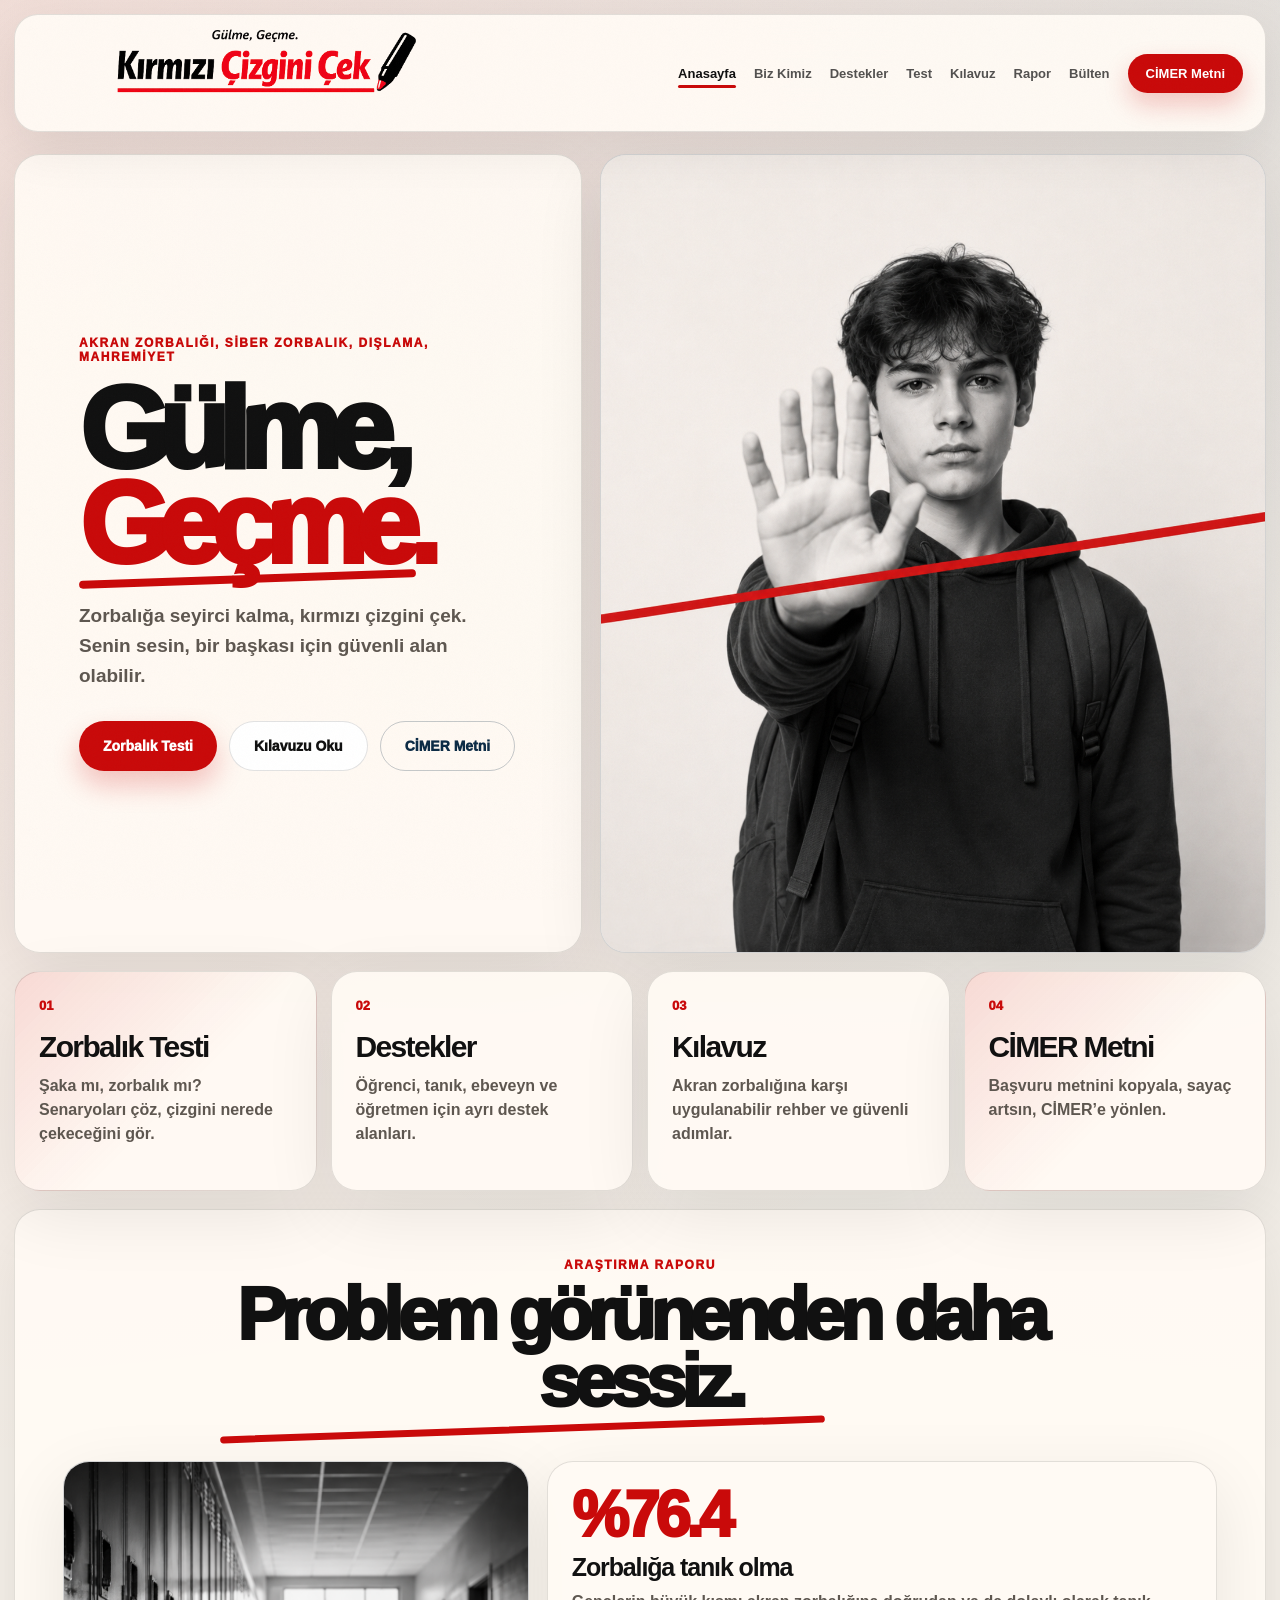
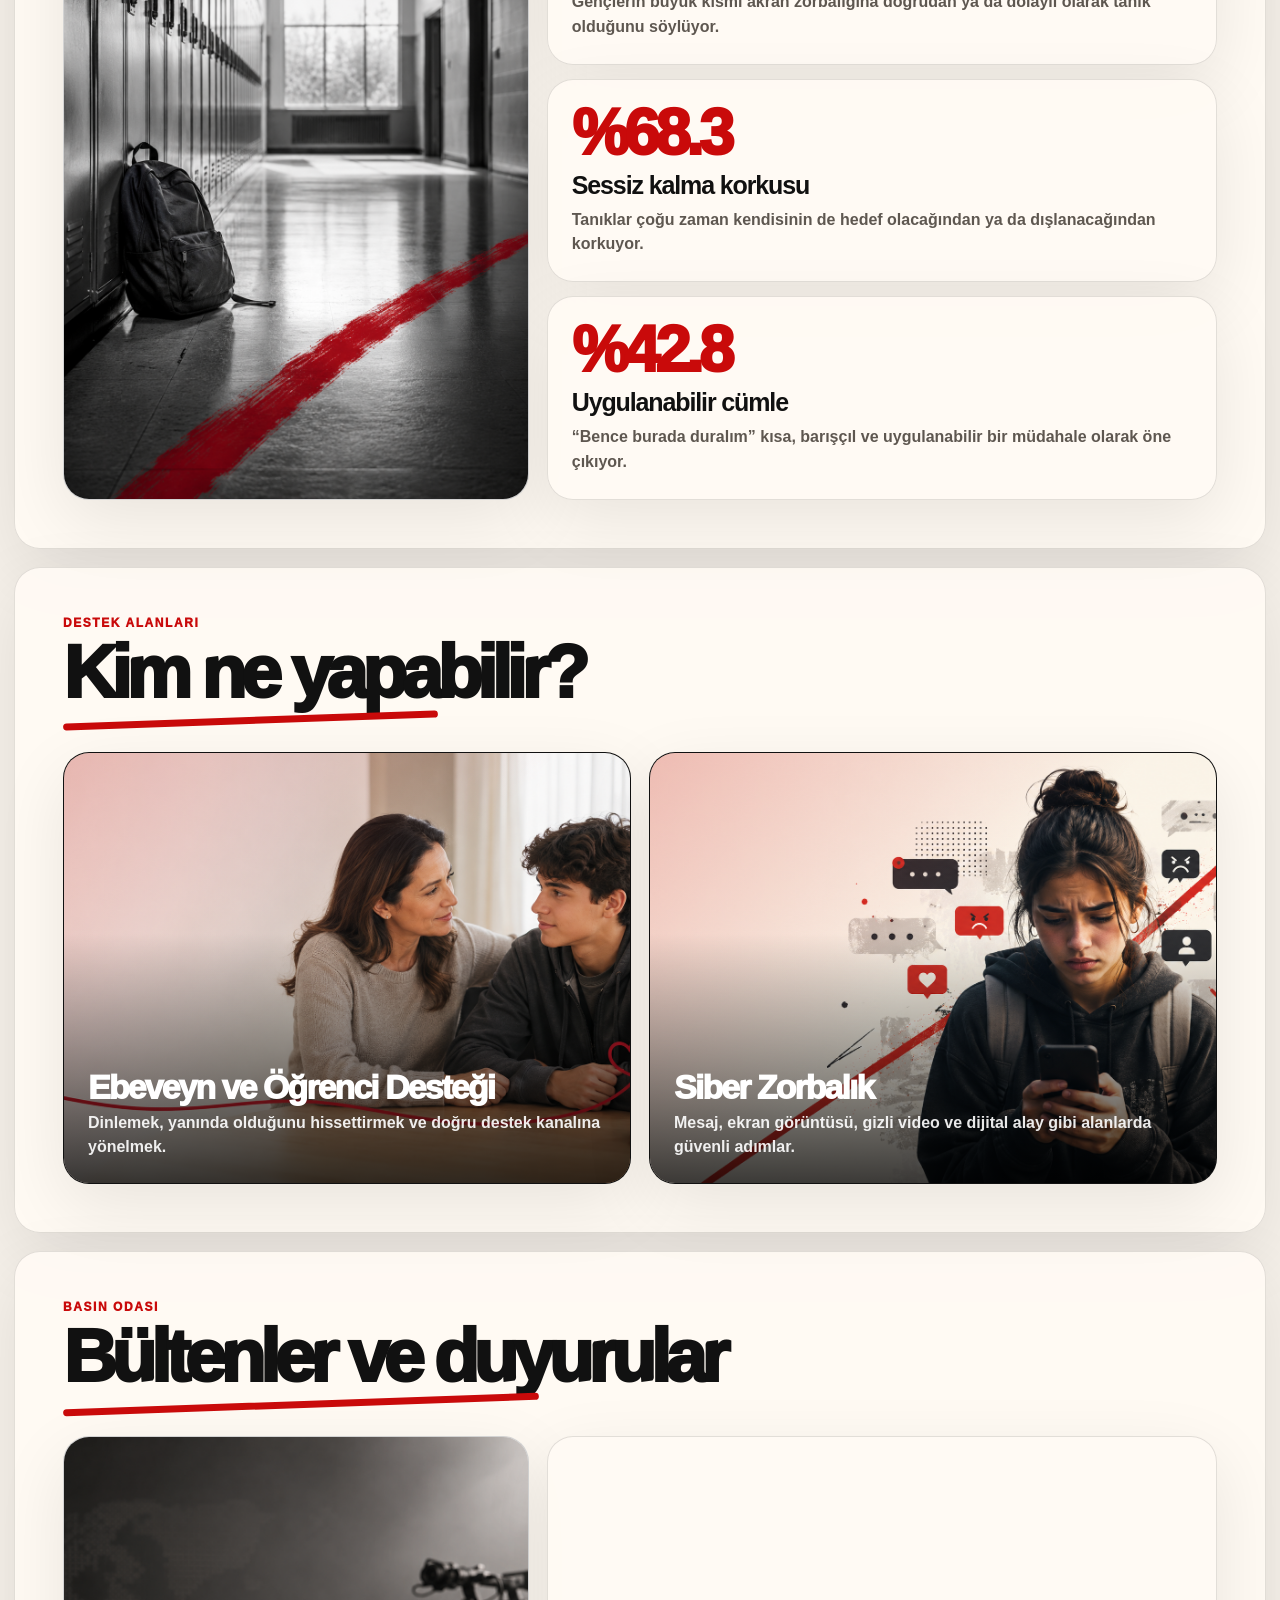
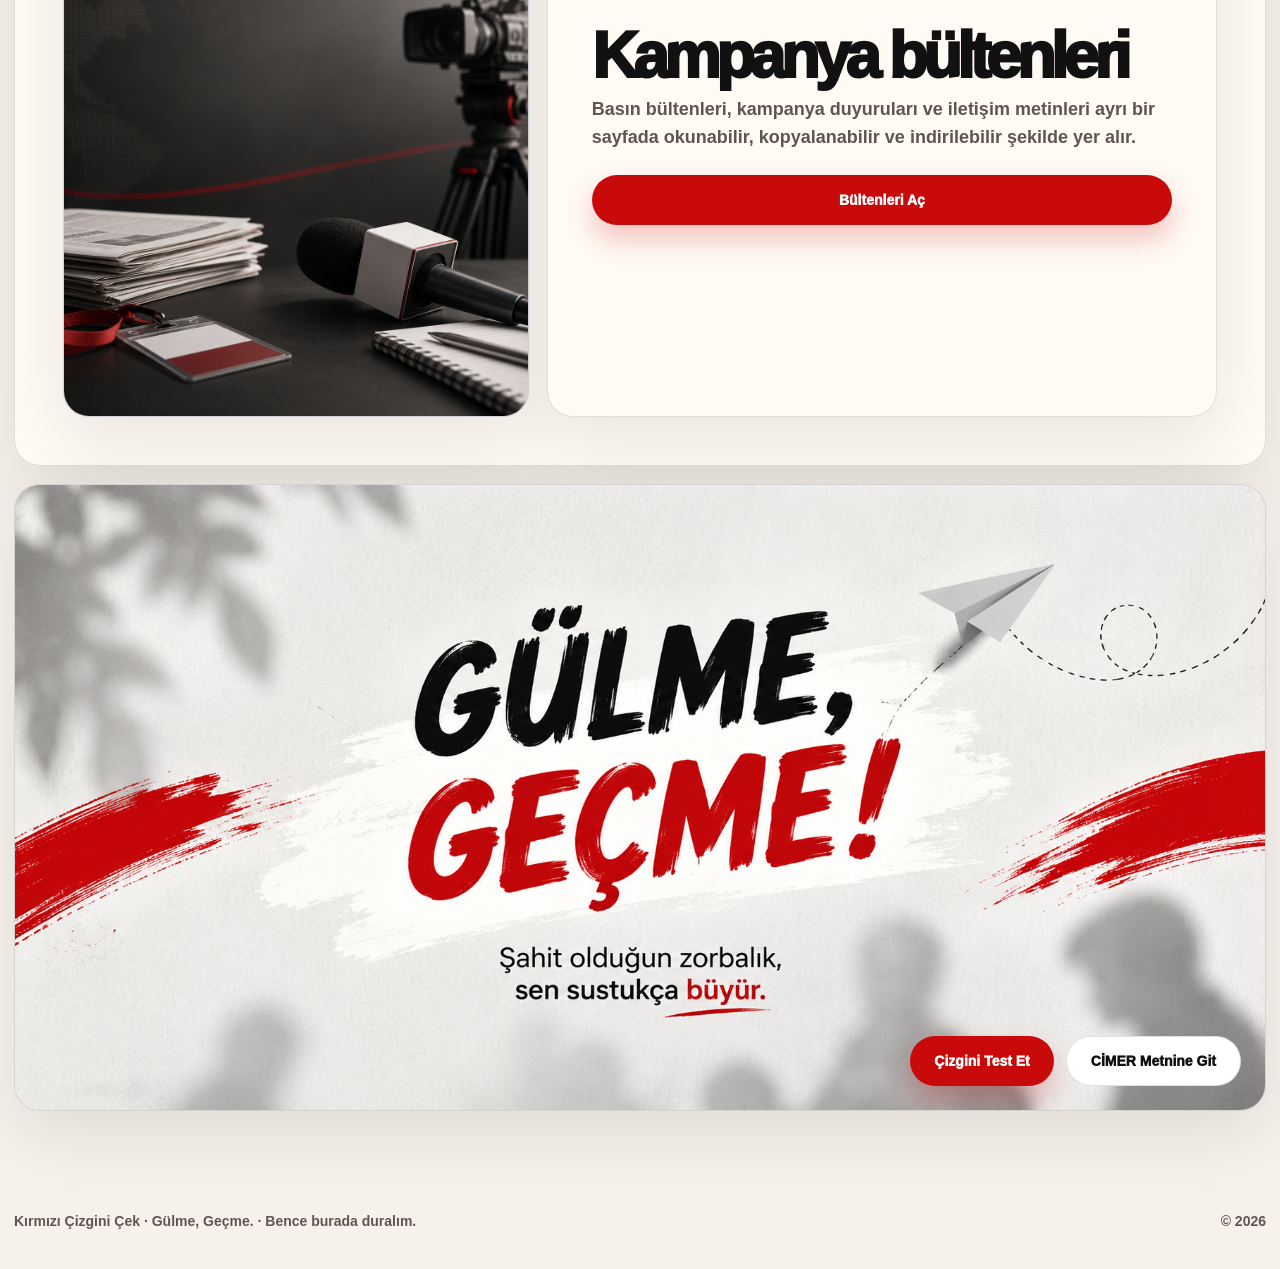
<file: index.html>
<!DOCTYPE html>
<html lang="tr">
<head>
  <meta charset="UTF-8" />
  <meta name="viewport" content="width=device-width, initial-scale=1.0" />

  <title>Kırmızı Çizgini Çek | Gülme, Geçme</title>
  <meta name="description" content="Akran zorbalığına karşı farkındalık, test, kılavuz, araştırma raporu, bültenler ve CİMER yönlendirme sitesi." />

  <link rel="stylesheet" href="site.css?v=kc-011" />
  <script src="data.js?v=kc-011" defer></script>
  <script src="app.js?v=kc-011" defer></script>
</head>

<body>
  <header class="site-header">
    <a class="brand" href="index.html" aria-label="Kırmızı Çizgini Çek anasayfa">
      <span class="brand-logo-box">
        <img class="brand-logo" src="logo.png?v=kc-011" alt="Kırmızı Çizgini Çek logosu">
      </span>
    </a>

    <nav class="nav">
      <a class="active" href="index.html">Anasayfa</a>
      <a href="biz-kimiz.html">Biz Kimiz</a>
      <a href="destekler.html">Destekler</a>
      <a href="test.html">Test</a>
      <a href="kilavuz.html">Kılavuz</a>
      <a href="arastirma-raporu.html">Rapor</a>
      <a href="bultenler.html">Bülten</a>
      <a class="nav-cta" href="cimer.html">CİMER Metni</a>
    </nav>
  </header>

  <main class="main">
    <section class="hero">
      <article class="hero-copy">
        <p class="eyebrow">Akran zorbalığı, siber zorbalık, dışlama, mahremiyet</p>

        <h1>Gülme,<br><span>Geçme.</span></h1>

        <p class="lead">
          Zorbalığa seyirci kalma, kırmızı çizgini çek.
          Senin sesin, bir başkası için güvenli alan olabilir.
        </p>

        <div class="actions">
          <a class="btn primary" href="test.html">Zorbalık Testi</a>
          <a class="btn secondary" href="kilavuz.html">Kılavuzu Oku</a>
          <a class="btn ghost" href="cimer.html">CİMER Metni</a>
        </div>
      </article>

      <article class="hero-image">
        <img src="hero-child.png?v=kc-011" alt="Elini dur işaretiyle kaldıran liseli genç kampanya görseli">
      </article>
    </section>

    <section class="quick-grid">
      <a class="quick-card red" href="test.html">
        <span>01</span>
        <h2>Zorbalık Testi</h2>
        <p>Şaka mı, zorbalık mı? Senaryoları çöz, çizgini nerede çekeceğini gör.</p>
      </a>

      <a class="quick-card" href="destekler.html">
        <span>02</span>
        <h2>Destekler</h2>
        <p>Öğrenci, tanık, ebeveyn ve öğretmen için ayrı destek alanları.</p>
      </a>

      <a class="quick-card" href="kilavuz.html">
        <span>03</span>
        <h2>Kılavuz</h2>
        <p>Akran zorbalığına karşı uygulanabilir rehber ve güvenli adımlar.</p>
      </a>

      <a class="quick-card red" href="cimer.html">
        <span>04</span>
        <h2>CİMER Metni</h2>
        <p>Başvuru metnini kopyala, sayaç artsın, CİMER’e yönlen.</p>
      </a>
    </section>

    <section class="section">
      <div class="section-head center">
        <p>Araştırma raporu</p>
        <h2>Problem görünenden daha sessiz.</h2>
      </div>

      <div class="report-layout">
        <a class="cover-card" href="arastirma-raporu.html">
          <img src="report-cover.png?v=kc-011" alt="Akran zorbalığı araştırma raporu kapak görseli">
        </a>

        <div class="stat-grid" id="statsGrid"></div>
      </div>
    </section>

    <section class="section">
      <div class="section-head">
        <p>Destek alanları</p>
        <h2>Kim ne yapabilir?</h2>
      </div>

      <div class="image-link-grid">
        <a class="image-link" href="destekler.html">
          <img src="parent-support.png?v=kc-011" alt="Ebeveyn ve genç destek görüşmesi görseli">
          <div>
            <h3>Ebeveyn ve Öğrenci Desteği</h3>
            <p>Dinlemek, yanında olduğunu hissettirmek ve doğru destek kanalına yönelmek.</p>
          </div>
        </a>

        <a class="image-link" href="destekler.html">
          <img src="cyber-bullying.png?v=kc-011" alt="Siber zorbalık ve telefon baskısı görseli">
          <div>
            <h3>Siber Zorbalık</h3>
            <p>Mesaj, ekran görüntüsü, gizli video ve dijital alay gibi alanlarda güvenli adımlar.</p>
          </div>
        </a>
      </div>
    </section>

    <section class="section">
      <div class="section-head">
        <p>Basın odası</p>
        <h2>Bültenler ve duyurular</h2>
      </div>

      <div class="bulletin-home">
        <a class="cover-card wide" href="bultenler.html">
          <img src="bulletin-cover.png?v=kc-011" alt="Basın bültenleri ve haber odası görseli">
        </a>

        <article class="text-card">
          <h3>Kampanya bültenleri</h3>
          <p>
            Basın bültenleri, kampanya duyuruları ve iletişim metinleri ayrı bir sayfada okunabilir,
            kopyalanabilir ve indirilebilir şekilde yer alır.
          </p>
          <a class="btn primary" href="bultenler.html">Bültenleri Aç</a>
        </article>
      </div>
    </section>

    <section class="slogan-banner">
      <img src="slogan-banner.png?v=kc-011" alt="Gülme Geçme slogan görseli">

      <div class="slogan-actions">
        <a class="btn primary" href="test.html">Çizgini Test Et</a>
        <a class="btn secondary" href="cimer.html">CİMER Metnine Git</a>
      </div>
    </section>
  </main>

  <footer class="footer">
    <span>Kırmızı Çizgini Çek · Gülme, Geçme. · Bence burada duralım.</span>
    <span>© <span data-year></span></span>
  </footer>
</body>
</html>
</file>
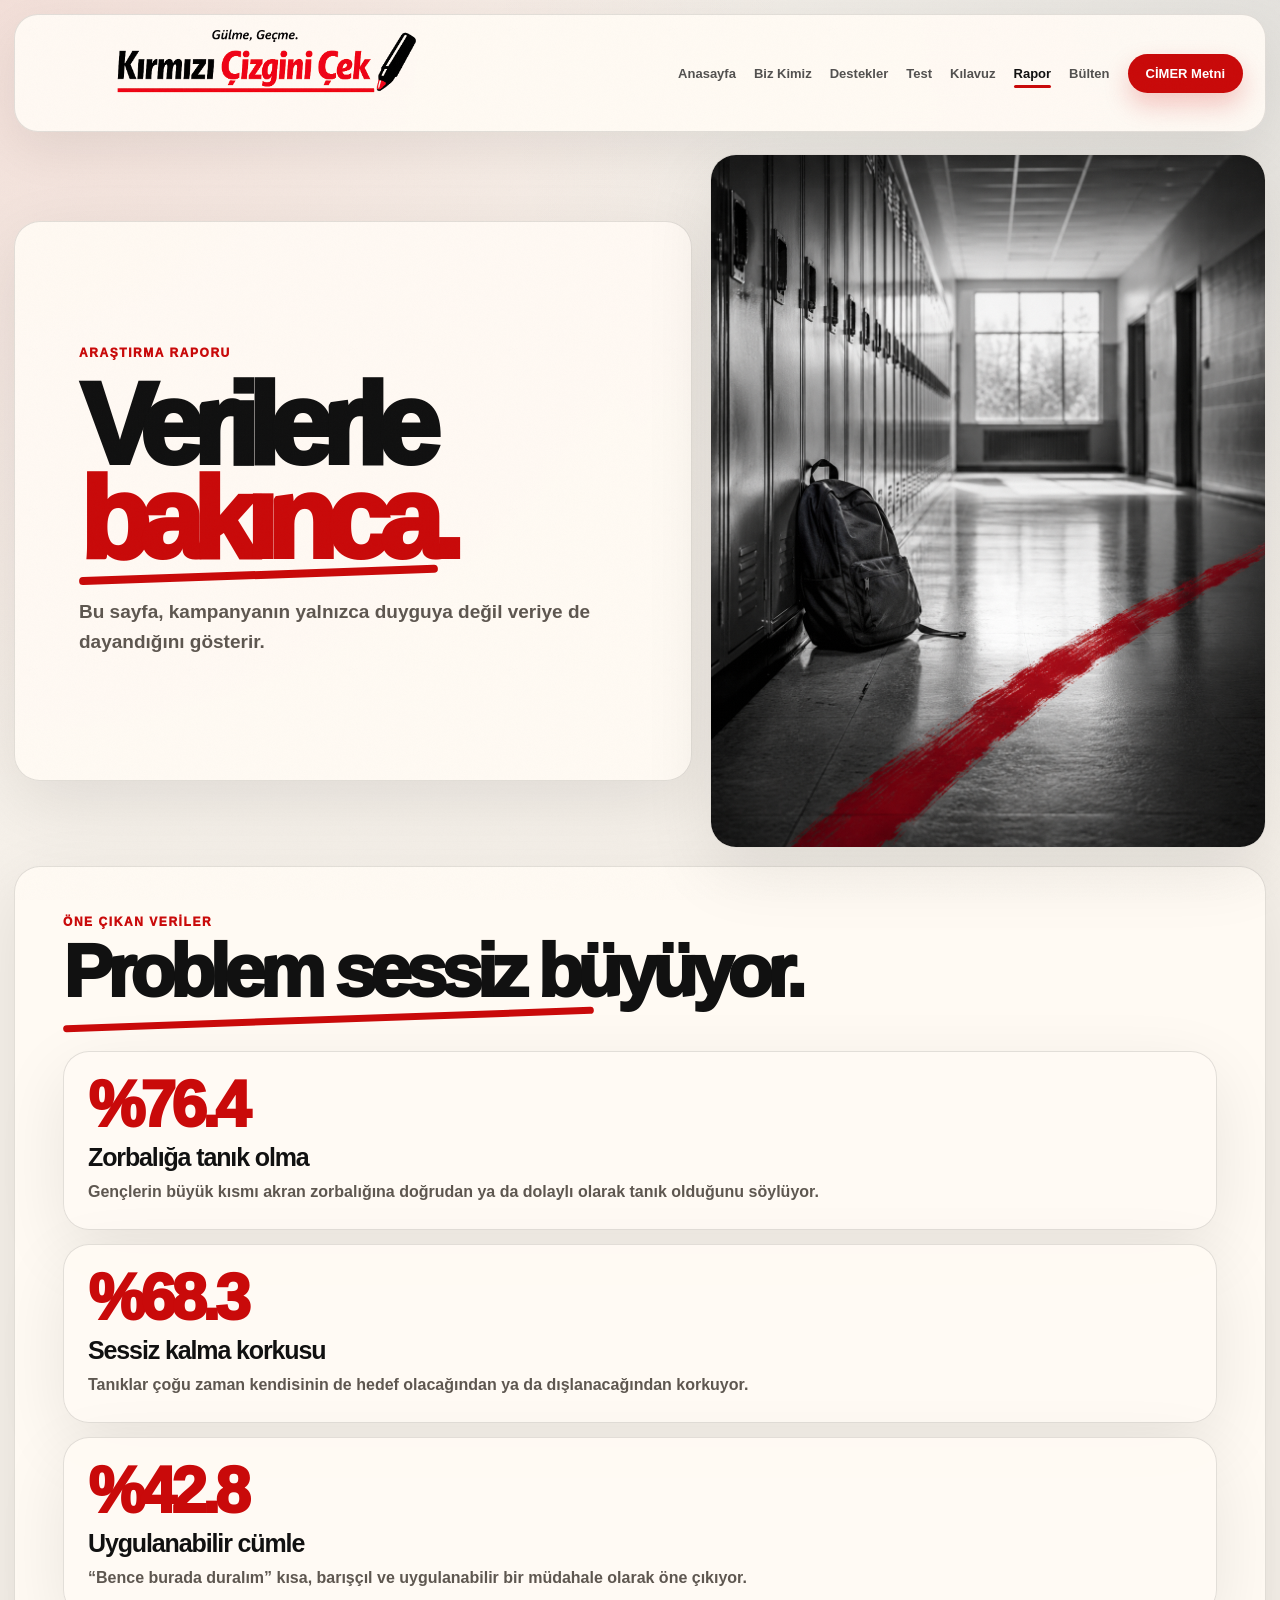
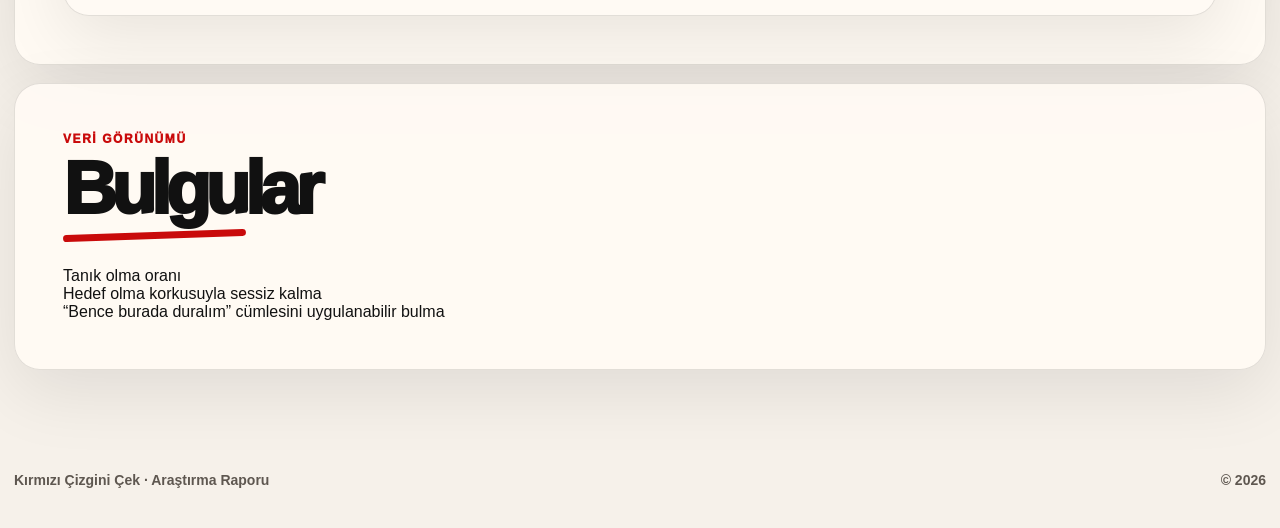
<file: arastirma-raporu.html>
<!DOCTYPE html>
<html lang="tr">
<head>
  <meta charset="UTF-8" />
  <meta name="viewport" content="width=device-width, initial-scale=1.0" />

  <title>Araştırma Raporu | Kırmızı Çizgini Çek</title>

  <link rel="stylesheet" href="site.css?v=kc-004" />
  <script src="data.js?v=kc-004" defer></script>
  <script src="app.js?v=kc-004" defer></script>
</head>

<body>
  <header class="site-header">
    <a class="brand" href="index.html" aria-label="Anasayfa">
      <img class="brand-logo" src="logo.png?v=kc-004" alt="Kırmızı Çizgini Çek logosu">
    </a>

    <nav class="nav">
      <a href="index.html">Anasayfa</a>
      <a href="biz-kimiz.html">Biz Kimiz</a>
      <a href="destekler.html">Destekler</a>
      <a href="test.html">Test</a>
      <a href="kilavuz.html">Kılavuz</a>
      <a class="active" href="arastirma-raporu.html">Rapor</a>
      <a href="bultenler.html">Bülten</a>
      <a class="nav-cta" href="cimer.html">CİMER Metni</a>
    </nav>
  </header>

  <main class="main">
    <section class="page-hero split">
      <article class="page-copy">
        <p class="eyebrow">Araştırma raporu</p>
        <h1>Verilerle<br><span>bakınca.</span></h1>
        <p class="lead">
          Bu sayfa, kampanyanın yalnızca duyguya değil veriye de dayandığını gösterir.
        </p>
      </article>

      <img class="page-cover" src="report-cover.png?v=kc-004" alt="Akran zorbalığı araştırma raporu kapak görseli">
    </section>

    <section class="section">
      <div class="section-head">
        <p>Öne çıkan veriler</p>
        <h2>Problem sessiz büyüyor.</h2>
      </div>

      <div class="stat-grid" id="statsGrid"></div>
    </section>

    <section class="section">
      <div class="section-head">
        <p>Veri görünümü</p>
        <h2>Bulgular</h2>
      </div>

      <div class="bars">
        <div class="bar-row">
          <span>Tanık olma oranı</span>
          <div class="bar"><i style="width:76.4%"></i></div>
        </div>

        <div class="bar-row">
          <span>Hedef olma korkusuyla sessiz kalma</span>
          <div class="bar"><i style="width:68.3%"></i></div>
        </div>

        <div class="bar-row">
          <span>“Bence burada duralım” cümlesini uygulanabilir bulma</span>
          <div class="bar"><i style="width:42.8%"></i></div>
        </div>
      </div>
    </section>
  </main>

  <footer class="footer">
    <span>Kırmızı Çizgini Çek · Araştırma Raporu</span>
    <span>© <span data-year></span></span>
  </footer>
</body>
</html>
</file>
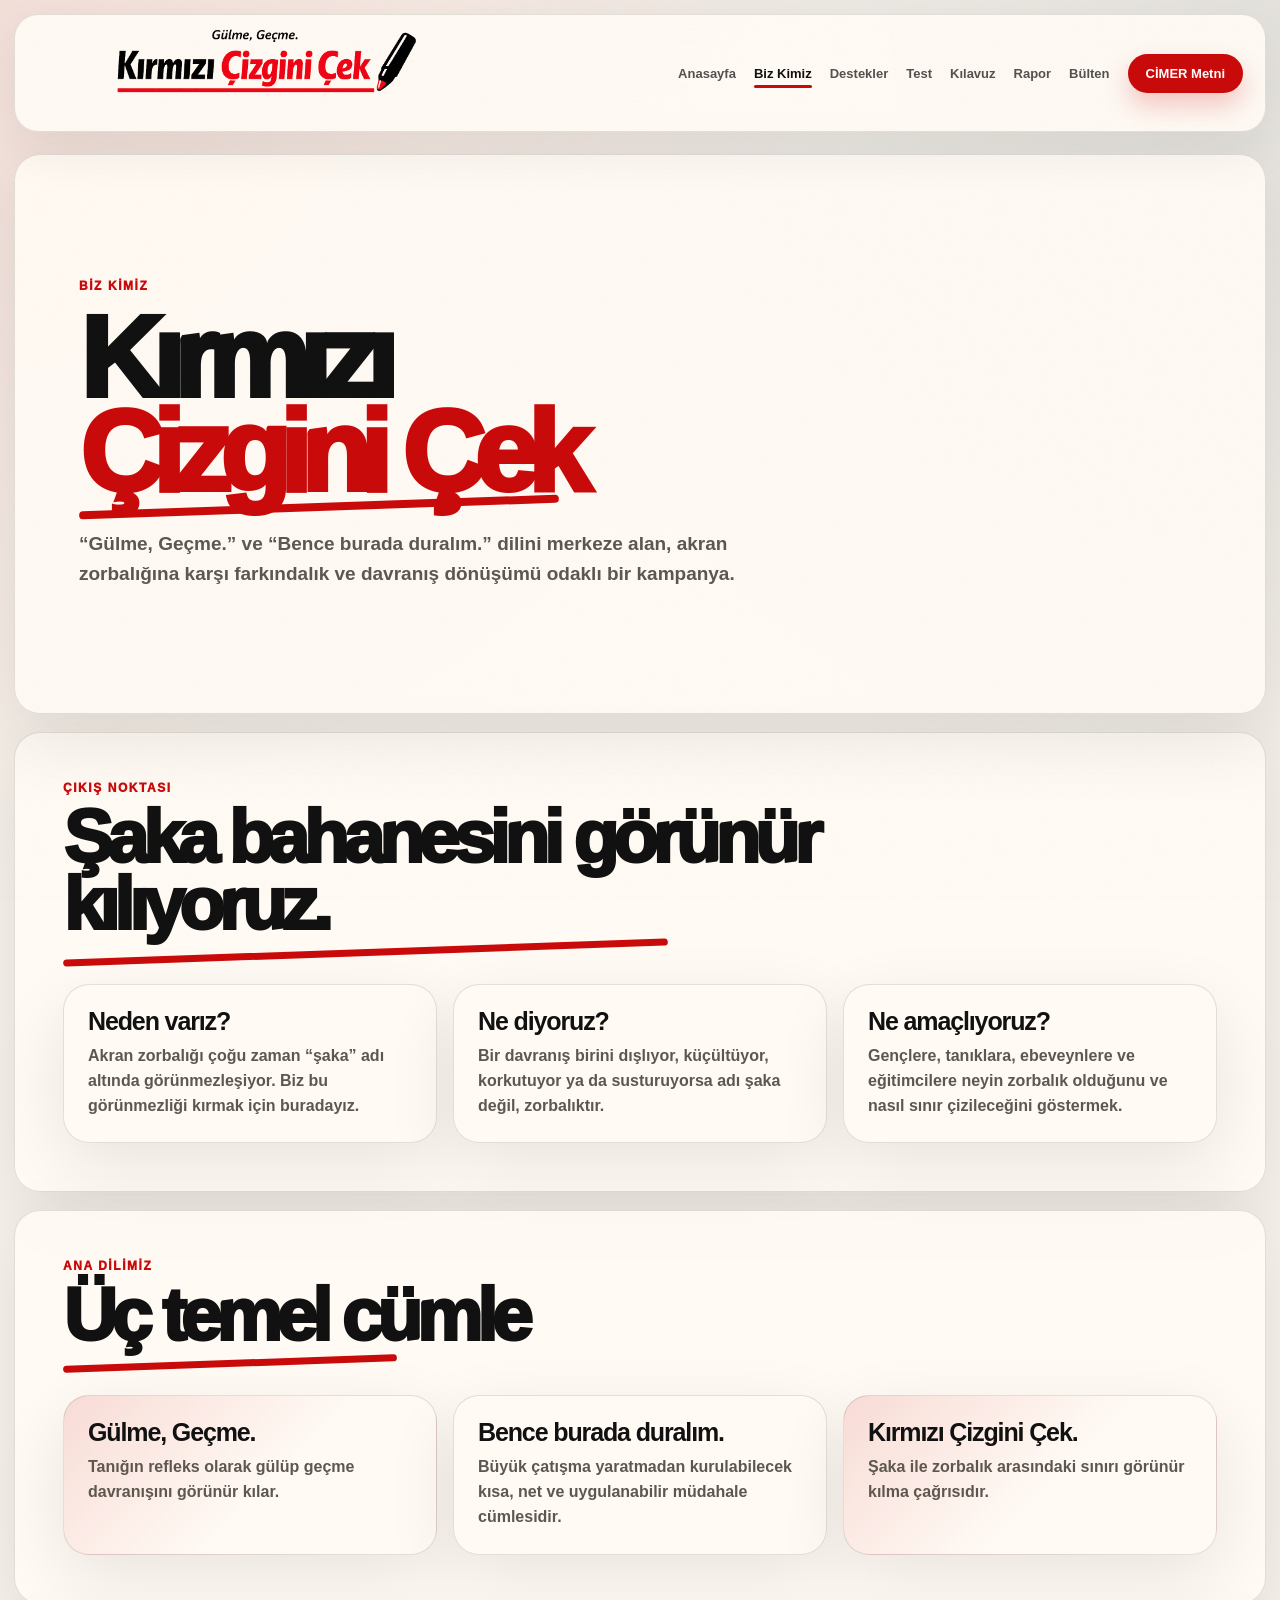
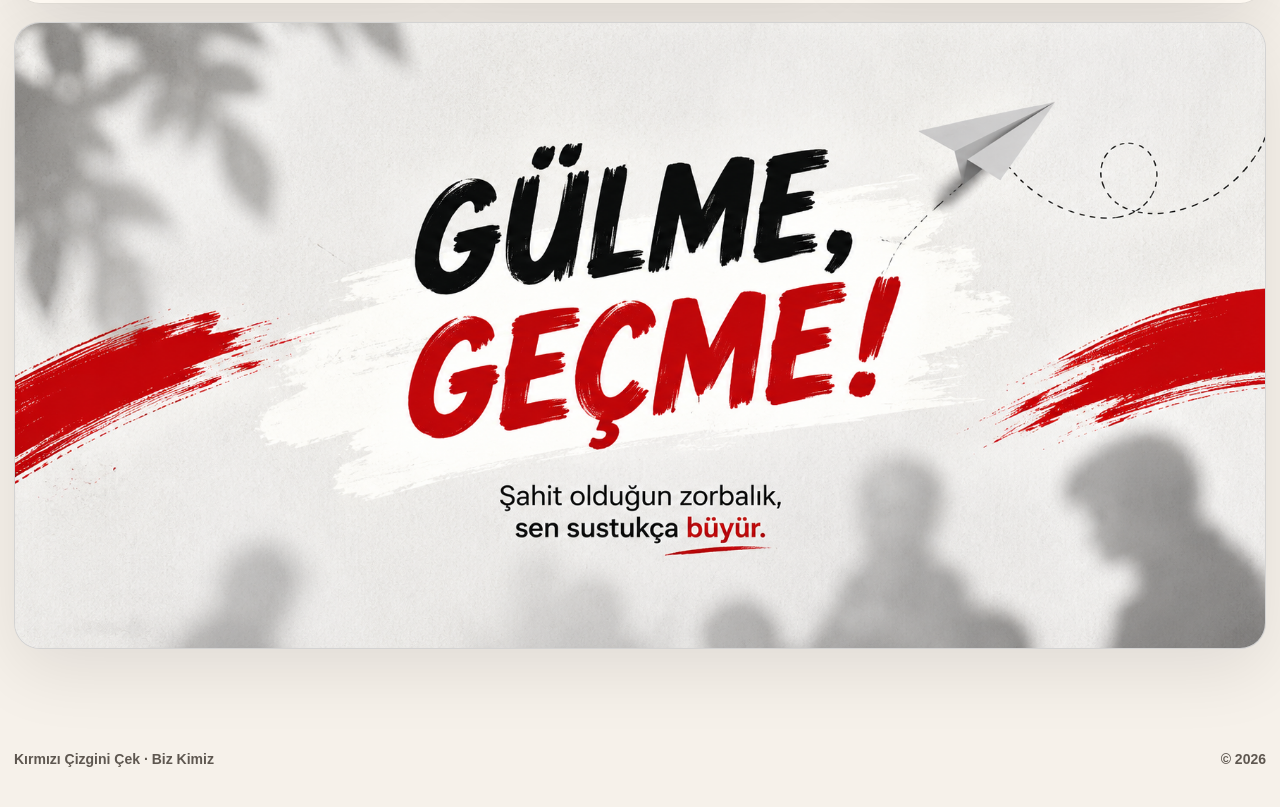
<file: biz-kimiz.html>
<!DOCTYPE html>
<html lang="tr">
<head>
  <meta charset="UTF-8" />
  <meta name="viewport" content="width=device-width, initial-scale=1.0" />

  <title>Biz Kimiz | Kırmızı Çizgini Çek</title>

  <link rel="stylesheet" href="site.css?v=kc-004" />
  <script src="data.js?v=kc-004" defer></script>
  <script src="app.js?v=kc-004" defer></script>
</head>

<body>
  <header class="site-header">
    <a class="brand" href="index.html" aria-label="Anasayfa">
      <img class="brand-logo" src="logo.png?v=kc-004" alt="Kırmızı Çizgini Çek logosu">
    </a>

    <nav class="nav">
      <a href="index.html">Anasayfa</a>
      <a class="active" href="biz-kimiz.html">Biz Kimiz</a>
      <a href="destekler.html">Destekler</a>
      <a href="test.html">Test</a>
      <a href="kilavuz.html">Kılavuz</a>
      <a href="arastirma-raporu.html">Rapor</a>
      <a href="bultenler.html">Bülten</a>
      <a class="nav-cta" href="cimer.html">CİMER Metni</a>
    </nav>
  </header>

  <main class="main">
    <section class="page-hero">
      <article class="page-copy">
        <p class="eyebrow">Biz Kimiz</p>
        <h1>Kırmızı<br><span>Çizgini Çek</span></h1>
        <p class="lead">
          “Gülme, Geçme.” ve “Bence burada duralım.” dilini merkeze alan,
          akran zorbalığına karşı farkındalık ve davranış dönüşümü odaklı bir kampanya.
        </p>
      </article>
    </section>

    <section class="section">
      <div class="section-head">
        <p>Çıkış noktası</p>
        <h2>Şaka bahanesini görünür kılıyoruz.</h2>
      </div>

      <div class="card-grid three">
        <article class="info-card">
          <h3>Neden varız?</h3>
          <p>Akran zorbalığı çoğu zaman “şaka” adı altında görünmezleşiyor. Biz bu görünmezliği kırmak için buradayız.</p>
        </article>

        <article class="info-card">
          <h3>Ne diyoruz?</h3>
          <p>Bir davranış birini dışlıyor, küçültüyor, korkutuyor ya da susturuyorsa adı şaka değil, zorbalıktır.</p>
        </article>

        <article class="info-card">
          <h3>Ne amaçlıyoruz?</h3>
          <p>Gençlere, tanıklara, ebeveynlere ve eğitimcilere neyin zorbalık olduğunu ve nasıl sınır çizileceğini göstermek.</p>
        </article>
      </div>
    </section>

    <section class="section">
      <div class="section-head">
        <p>Ana dilimiz</p>
        <h2>Üç temel cümle</h2>
      </div>

      <div class="card-grid three">
        <article class="info-card red">
          <h3>Gülme, Geçme.</h3>
          <p>Tanığın refleks olarak gülüp geçme davranışını görünür kılar.</p>
        </article>

        <article class="info-card">
          <h3>Bence burada duralım.</h3>
          <p>Büyük çatışma yaratmadan kurulabilecek kısa, net ve uygulanabilir müdahale cümlesidir.</p>
        </article>

        <article class="info-card red">
          <h3>Kırmızı Çizgini Çek.</h3>
          <p>Şaka ile zorbalık arasındaki sınırı görünür kılma çağrısıdır.</p>
        </article>
      </div>
    </section>

    <section class="slogan-banner">
      <img src="slogan-banner.png?v=kc-004" alt="Gülme Geçme slogan görseli">
    </section>
  </main>

  <footer class="footer">
    <span>Kırmızı Çizgini Çek · Biz Kimiz</span>
    <span>© <span data-year></span></span>
  </footer>
</body>
</html>
</file>
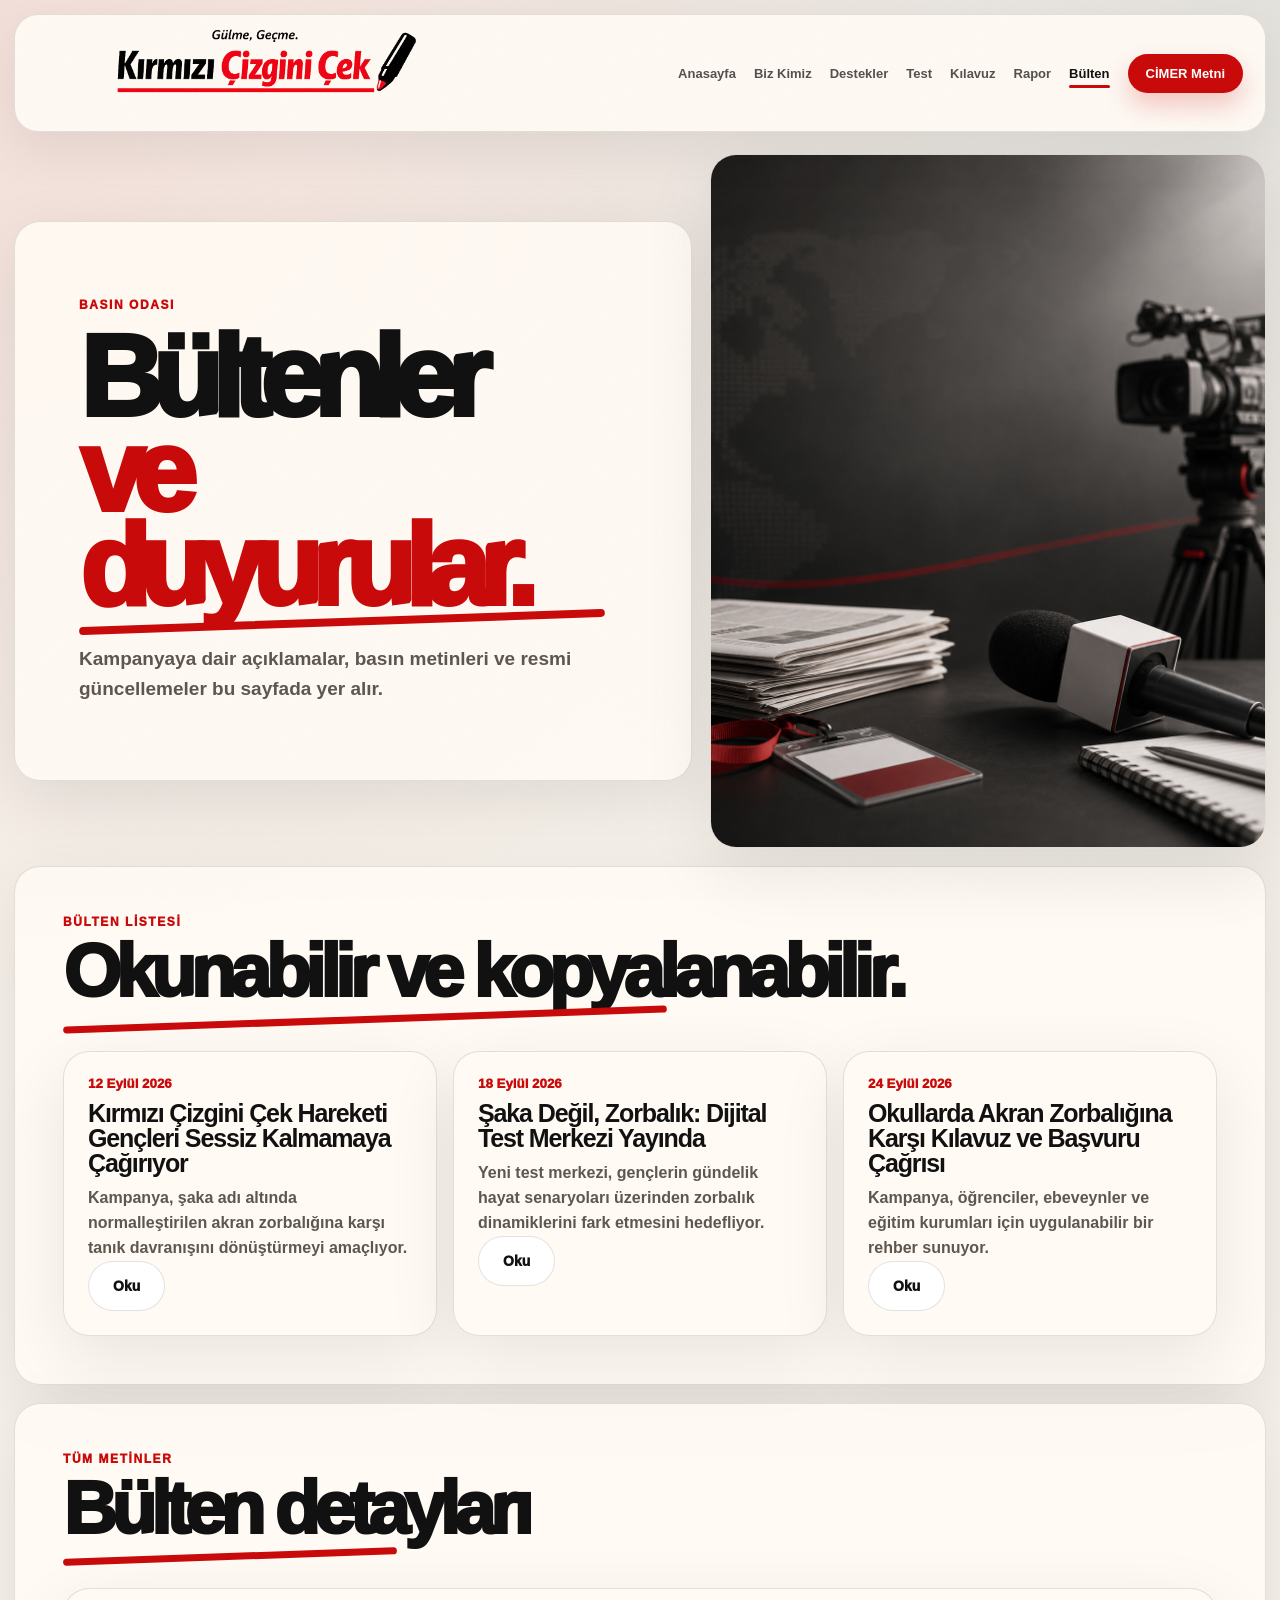
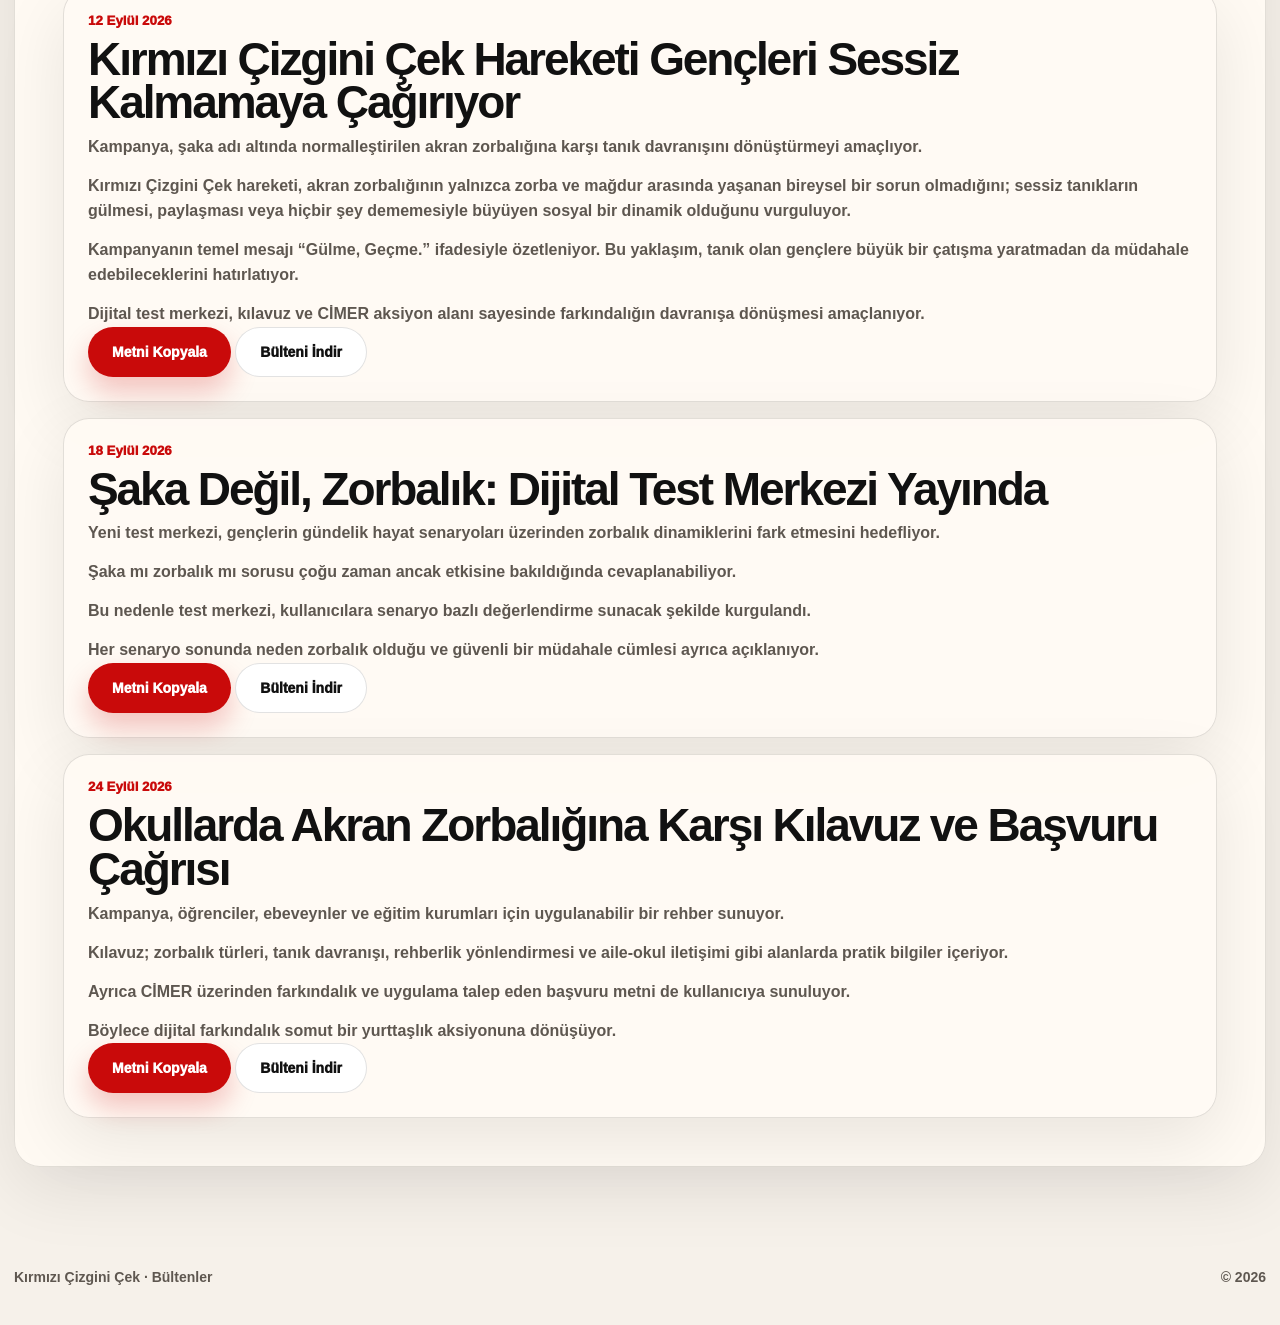
<file: bultenler.html>
<!DOCTYPE html>
<html lang="tr">
<head>
  <meta charset="UTF-8" />
  <meta name="viewport" content="width=device-width, initial-scale=1.0" />

  <title>Bültenler | Kırmızı Çizgini Çek</title>

  <link rel="stylesheet" href="site.css?v=kc-004" />
  <script src="data.js?v=kc-004" defer></script>
  <script src="app.js?v=kc-004" defer></script>
</head>

<body>
  <header class="site-header">
    <a class="brand" href="index.html" aria-label="Anasayfa">
      <img class="brand-logo" src="logo.png?v=kc-004" alt="Kırmızı Çizgini Çek logosu">
    </a>

    <nav class="nav">
      <a href="index.html">Anasayfa</a>
      <a href="biz-kimiz.html">Biz Kimiz</a>
      <a href="destekler.html">Destekler</a>
      <a href="test.html">Test</a>
      <a href="kilavuz.html">Kılavuz</a>
      <a href="arastirma-raporu.html">Rapor</a>
      <a class="active" href="bultenler.html">Bülten</a>
      <a class="nav-cta" href="cimer.html">CİMER Metni</a>
    </nav>
  </header>

  <main class="main">
    <section class="page-hero split">
      <article class="page-copy">
        <p class="eyebrow">Basın odası</p>
        <h1>Bültenler<br><span>ve duyurular.</span></h1>
        <p class="lead">
          Kampanyaya dair açıklamalar, basın metinleri ve resmi güncellemeler bu sayfada yer alır.
        </p>
      </article>

      <img class="page-visual" src="bulletin-cover.png?v=kc-004" alt="Basın odası ve bülten görseli">
    </section>

    <section class="section">
      <div class="section-head">
        <p>Bülten listesi</p>
        <h2>Okunabilir ve kopyalanabilir.</h2>
      </div>

      <div class="card-grid three" id="bulletinCards"></div>
    </section>

    <section class="section">
      <div class="section-head">
        <p>Tüm metinler</p>
        <h2>Bülten detayları</h2>
      </div>

      <div class="bulletin-detail-list" id="bulletinDetails"></div>
    </section>
  </main>

  <footer class="footer">
    <span>Kırmızı Çizgini Çek · Bültenler</span>
    <span>© <span data-year></span></span>
  </footer>
</body>
</html>
</file>
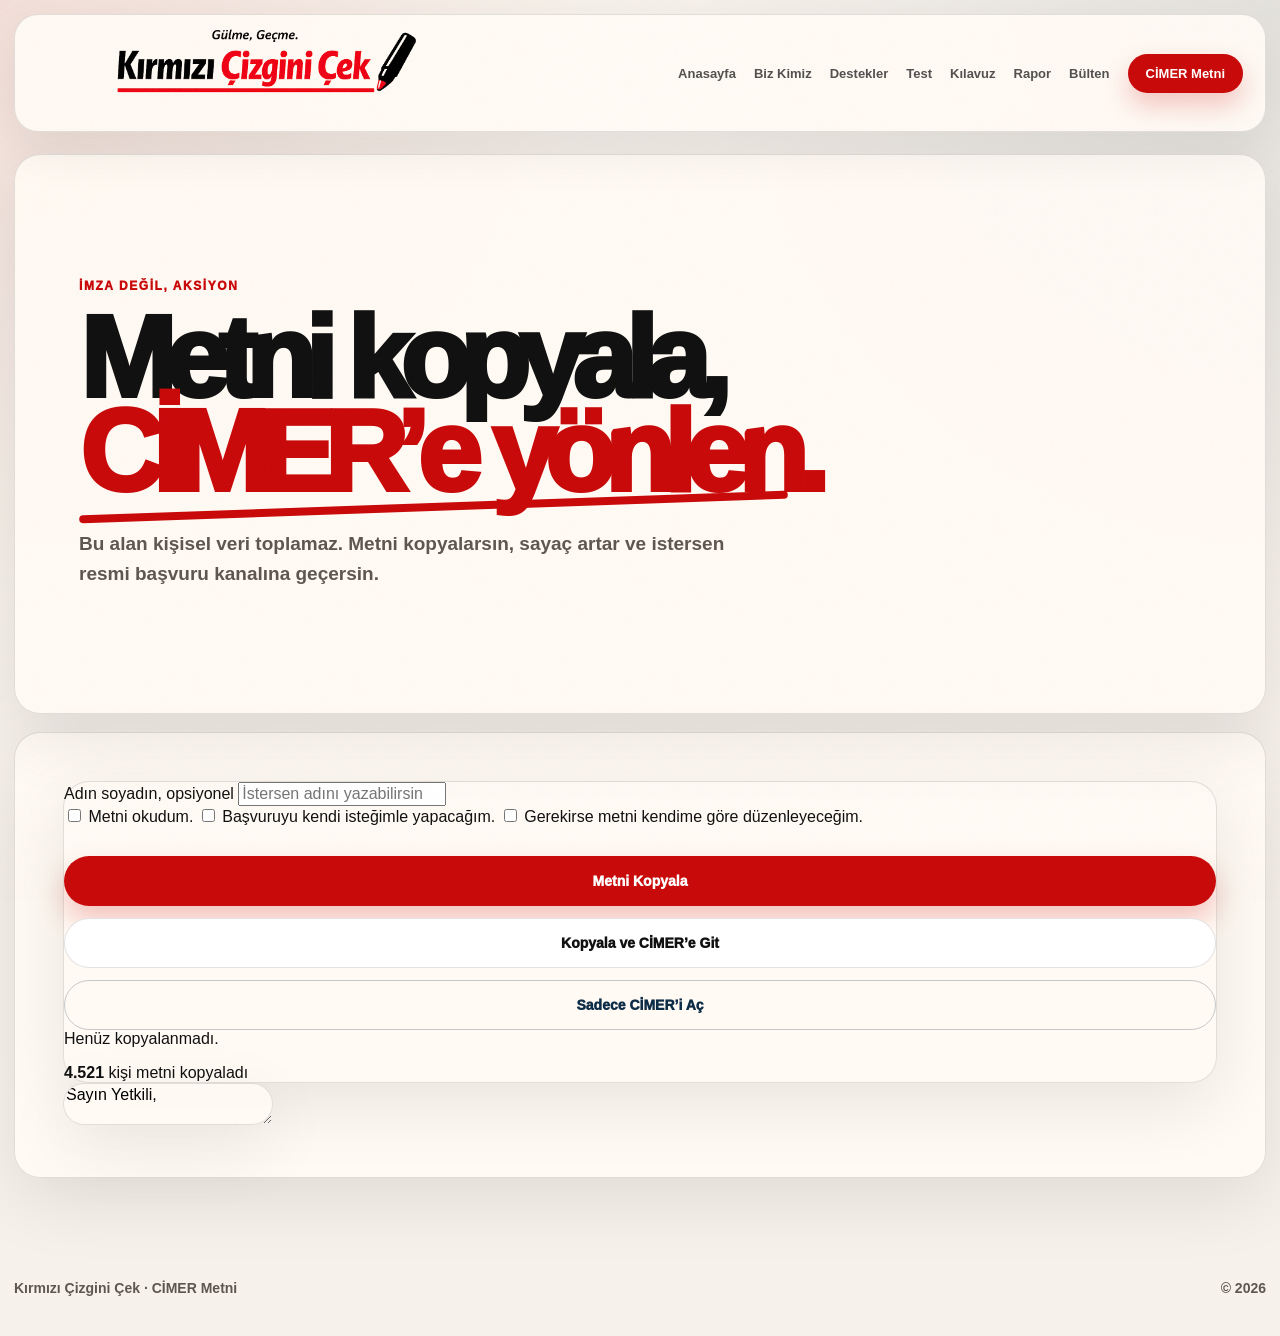
<file: cimer.html>
<!DOCTYPE html>
<html lang="tr">
<head>
  <meta charset="UTF-8" />
  <meta name="viewport" content="width=device-width, initial-scale=1.0" />

  <title>CİMER Metni | Kırmızı Çizgini Çek</title>

  <link rel="stylesheet" href="site.css?v=kc-004" />
  <script src="data.js?v=kc-004" defer></script>
  <script src="app.js?v=kc-004" defer></script>
</head>

<body>
  <header class="site-header">
    <a class="brand" href="index.html" aria-label="Anasayfa">
      <img class="brand-logo" src="logo.png?v=kc-004" alt="Kırmızı Çizgini Çek logosu">
    </a>

    <nav class="nav">
      <a href="index.html">Anasayfa</a>
      <a href="biz-kimiz.html">Biz Kimiz</a>
      <a href="destekler.html">Destekler</a>
      <a href="test.html">Test</a>
      <a href="kilavuz.html">Kılavuz</a>
      <a href="arastirma-raporu.html">Rapor</a>
      <a href="bultenler.html">Bülten</a>
      <a class="active nav-cta" href="cimer.html">CİMER Metni</a>
    </nav>
  </header>

  <main class="main">
    <section class="page-hero">
      <article class="page-copy">
        <p class="eyebrow">İmza değil, aksiyon</p>
        <h1>Metni kopyala,<br><span>CİMER’e yönlen.</span></h1>
        <p class="lead">
          Bu alan kişisel veri toplamaz. Metni kopyalarsın, sayaç artar ve istersen resmi başvuru kanalına geçersin.
        </p>
      </article>
    </section>

    <section class="section">
      <div class="cimer-layout">
        <article class="cimer-control">
          <label class="input-label" for="pledgeName">Adın soyadın, opsiyonel</label>
          <input class="text-input" id="pledgeName" type="text" placeholder="İstersen adını yazabilirsin">

          <div class="checklist">
            <label>
              <input type="checkbox" id="checkRead">
              Metni okudum.
            </label>

            <label>
              <input type="checkbox" id="checkOwn">
              Başvuruyu kendi isteğimle yapacağım.
            </label>

            <label>
              <input type="checkbox" id="checkEdit">
              Gerekirse metni kendime göre düzenleyeceğim.
            </label>
          </div>

          <div class="actions vertical">
            <button class="btn primary" type="button" id="copyCimerBtn">Metni Kopyala</button>
            <button class="btn secondary" type="button" id="copyAndGoCimerBtn">Kopyala ve CİMER’e Git</button>
            <button class="btn ghost" type="button" id="openCimerBtn">Sadece CİMER’i Aç</button>
          </div>

          <p class="mini-status" id="cimerStatus">Henüz kopyalanmadı.</p>

          <div class="signature-counter">
            <strong id="signatureCount">0</strong>
            <span>kişi metni kopyaladı</span>
          </div>
        </article>

        <textarea class="cimer-text" id="cimerText" readonly></textarea>
      </div>
    </section>
  </main>

  <footer class="footer">
    <span>Kırmızı Çizgini Çek · CİMER Metni</span>
    <span>© <span data-year></span></span>
  </footer>
</body>
</html>
</file>
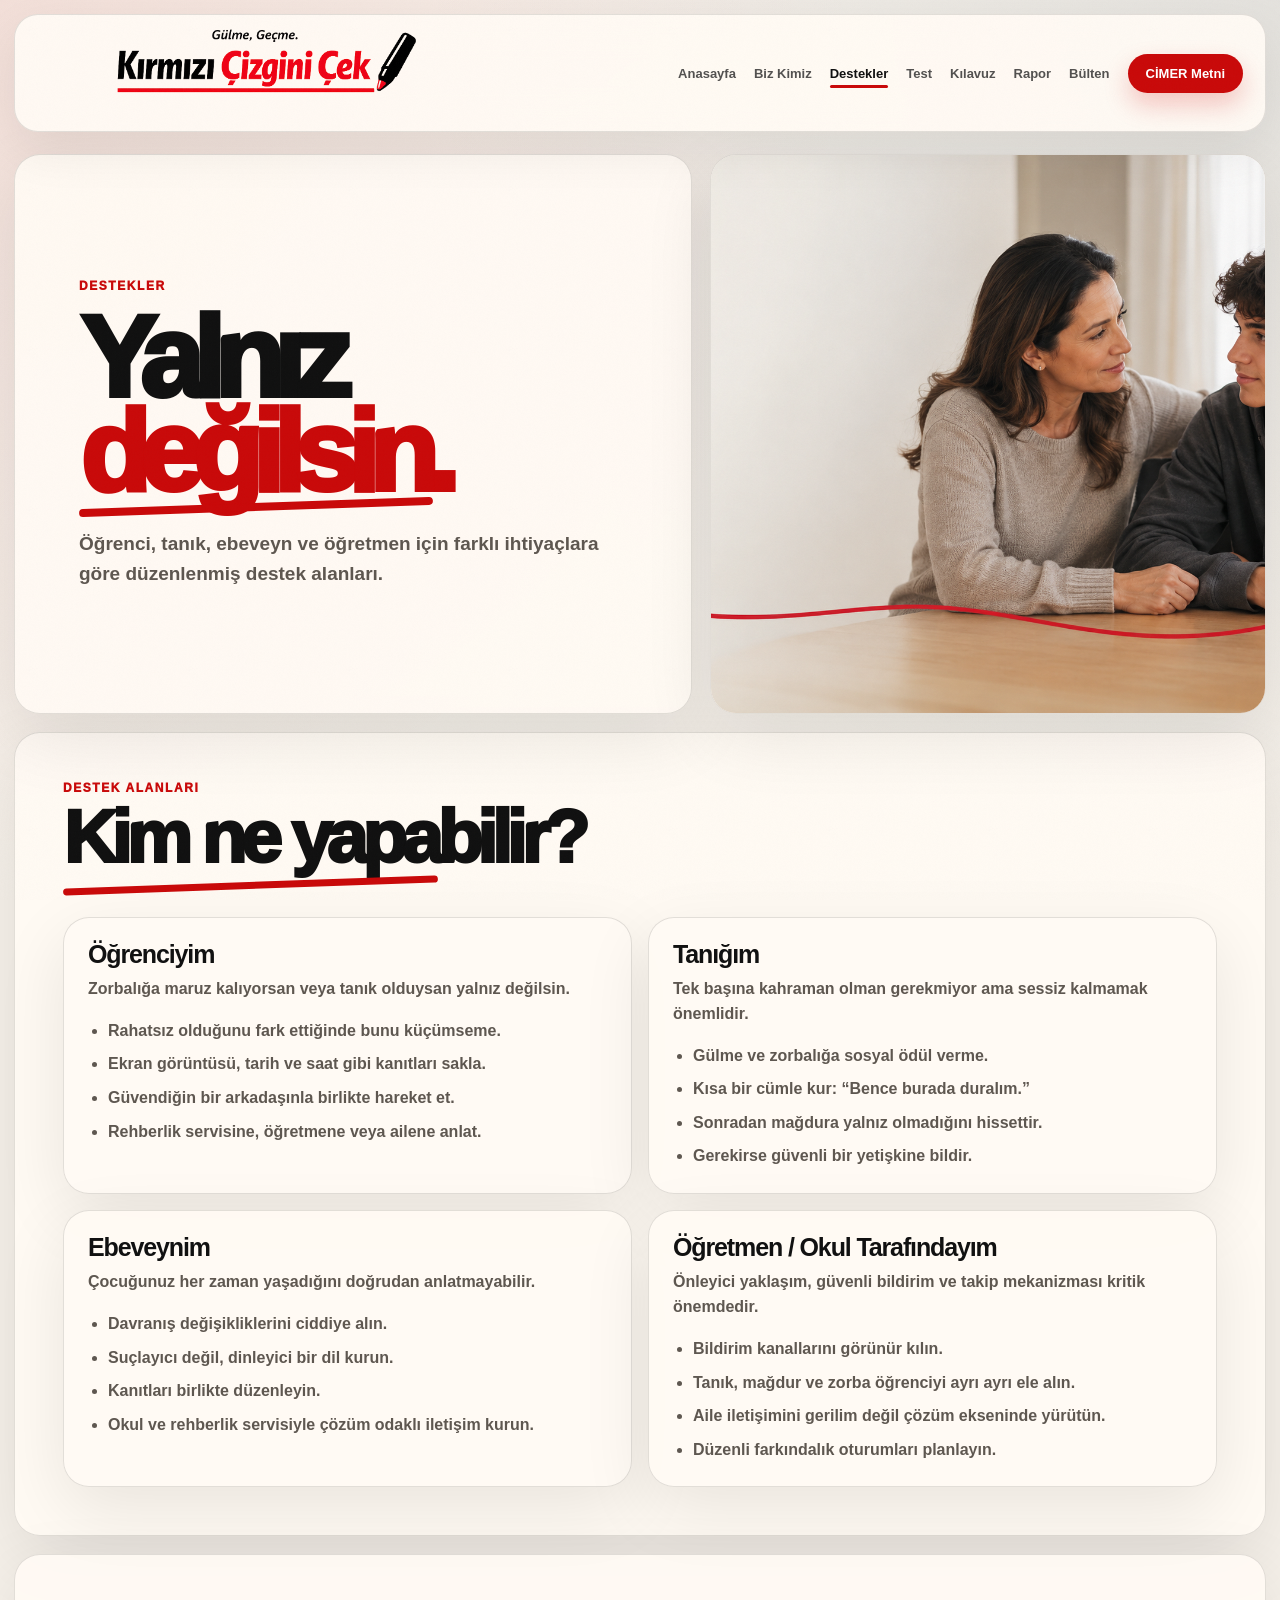
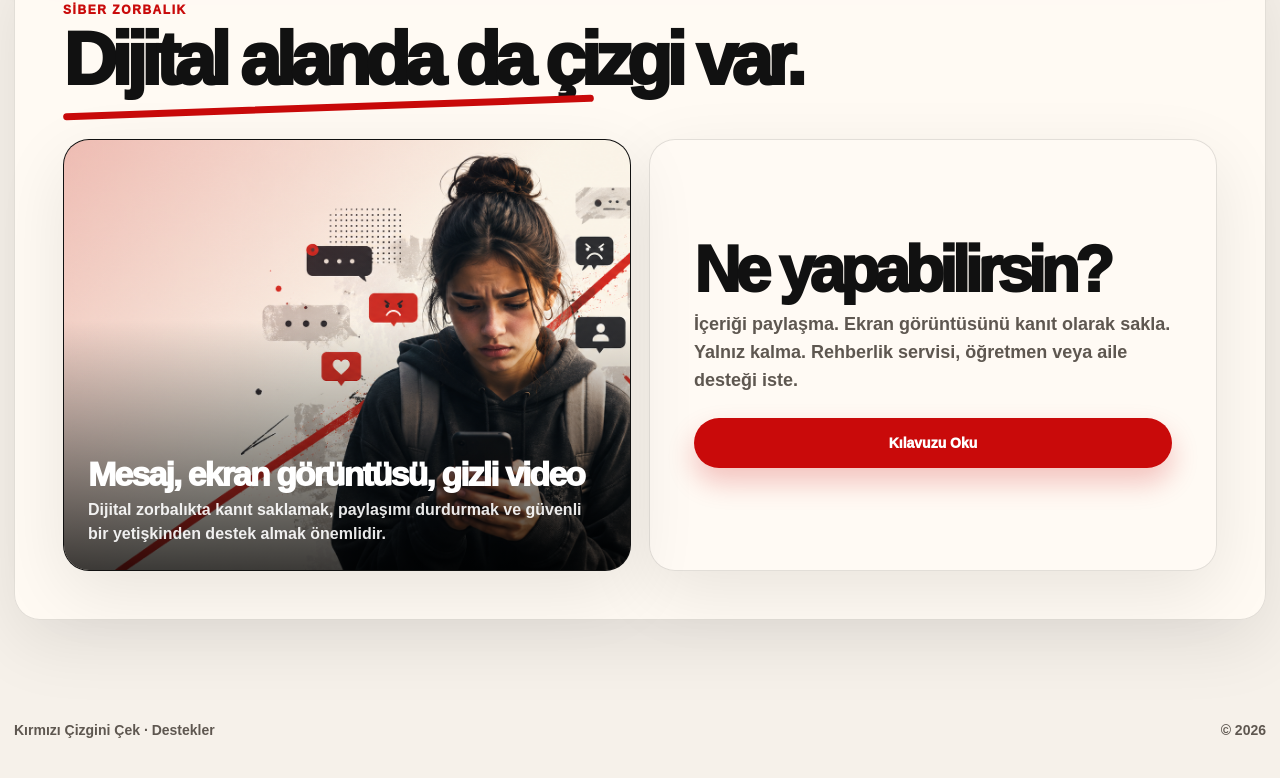
<file: destekler.html>
<!DOCTYPE html>
<html lang="tr">
<head>
  <meta charset="UTF-8" />
  <meta name="viewport" content="width=device-width, initial-scale=1.0" />

  <title>Destekler | Kırmızı Çizgini Çek</title>

  <link rel="stylesheet" href="site.css?v=kc-004" />
  <script src="data.js?v=kc-004" defer></script>
  <script src="app.js?v=kc-004" defer></script>
</head>

<body>
  <header class="site-header">
    <a class="brand" href="index.html" aria-label="Anasayfa">
      <img class="brand-logo" src="logo.png?v=kc-004" alt="Kırmızı Çizgini Çek logosu">
    </a>

    <nav class="nav">
      <a href="index.html">Anasayfa</a>
      <a href="biz-kimiz.html">Biz Kimiz</a>
      <a class="active" href="destekler.html">Destekler</a>
      <a href="test.html">Test</a>
      <a href="kilavuz.html">Kılavuz</a>
      <a href="arastirma-raporu.html">Rapor</a>
      <a href="bultenler.html">Bülten</a>
      <a class="nav-cta" href="cimer.html">CİMER Metni</a>
    </nav>
  </header>

  <main class="main">
    <section class="page-hero split">
      <article class="page-copy">
        <p class="eyebrow">Destekler</p>
        <h1>Yalnız<br><span>değilsin.</span></h1>
        <p class="lead">
          Öğrenci, tanık, ebeveyn ve öğretmen için farklı ihtiyaçlara göre düzenlenmiş destek alanları.
        </p>
      </article>

      <img class="page-visual" src="parent-support.png?v=kc-004" alt="Ebeveyn ve genç destek görüşmesi görseli">
    </section>

    <section class="section">
      <div class="section-head">
        <p>Destek alanları</p>
        <h2>Kim ne yapabilir?</h2>
      </div>

      <div class="card-grid two" id="supportGrid"></div>
    </section>

    <section class="section">
      <div class="section-head">
        <p>Siber zorbalık</p>
        <h2>Dijital alanda da çizgi var.</h2>
      </div>

      <div class="image-link-grid">
        <a class="image-link" href="kilavuz.html">
          <img src="cyber-bullying.png?v=kc-004" alt="Siber zorbalık görseli">
          <div>
            <h3>Mesaj, ekran görüntüsü, gizli video</h3>
            <p>Dijital zorbalıkta kanıt saklamak, paylaşımı durdurmak ve güvenli bir yetişkinden destek almak önemlidir.</p>
          </div>
        </a>

        <article class="text-card">
          <h3>Ne yapabilirsin?</h3>
          <p>
            İçeriği paylaşma. Ekran görüntüsünü kanıt olarak sakla. Yalnız kalma.
            Rehberlik servisi, öğretmen veya aile desteği iste.
          </p>
          <a class="btn primary" href="kilavuz.html">Kılavuzu Oku</a>
        </article>
      </div>
    </section>
  </main>

  <footer class="footer">
    <span>Kırmızı Çizgini Çek · Destekler</span>
    <span>© <span data-year></span></span>
  </footer>
</body>
</html>
</file>
<file: site.css>
:root {
  --bg: #f6f1ea;
  --paper: #fffaf4;
  --white: #ffffff;
  --ink: #111111;
  --muted: #5e5750;
  --red: #c90a0a;
  --blue: #0d2c46;
  --soft-red: #fff0f0;
  --soft-blue: #e9f3f8;
  --line: rgba(17, 17, 17, 0.12);
  --shadow: 0 22px 70px rgba(0, 0, 0, 0.09);
  --radius: 26px;
  --max: 1380px;
}

* {
  box-sizing: border-box;
}

html {
  scroll-behavior: smooth;
}

body {
  margin: 0;
  color: var(--ink);
  font-family: Arial, Helvetica, sans-serif;
  background:
    radial-gradient(circle at top left, rgba(201, 10, 10, 0.08), transparent 32%),
    radial-gradient(circle at top right, rgba(13, 44, 70, 0.08), transparent 32%),
    var(--bg);
}

body::before {
  content: "";
  position: fixed;
  inset: 0;
  z-index: 1000;
  pointer-events: none;
  opacity: 0.04;
  background-image: url("data:image/svg+xml,%3Csvg xmlns='http://www.w3.org/2000/svg' width='160' height='160'%3E%3Cfilter id='n'%3E%3CfeTurbulence baseFrequency='.72' numOctaves='3' stitchTiles='stitch'/%3E%3C/filter%3E%3Crect width='160' height='160' filter='url(%23n)' opacity='.55'/%3E%3C/svg%3E");
}

img {
  display: block;
  max-width: 100%;
}

a {
  color: inherit;
  text-decoration: none;
}

button,
input,
textarea {
  font: inherit;
}

/* HEADER */

.site-header {
  position: sticky;
  top: 0;
  z-index: 50;
  width: min(var(--max), calc(100% - 28px));
  min-height: 118px;
  margin: 14px auto 0;
  padding: 0 22px;
  display: flex;
  align-items: center;
  justify-content: space-between;
  gap: 26px;
  border: 1px solid var(--line);
  border-radius: 24px;
  background: rgba(255, 250, 244, 0.96);
  backdrop-filter: blur(18px);
  box-shadow: 0 18px 50px rgba(0, 0, 0, 0.07);
}

.brand {
  width: 460px;
  height: 104px;
  flex: 0 0 460px;
  display: flex;
  align-items: center;
  justify-content: flex-start;
  overflow: hidden;
  border-radius: 18px;
}

.brand-logo-box {
  width: 100%;
  height: 100%;
  display: block;
  overflow: hidden;
  border-radius: 18px;
}

.brand-logo {
  width: 100%;
  height: 100%;
  display: block;
  object-fit: cover;
  object-position: center 49%;
  transform: scale(1.00);
  transform-origin: center;
}

.nav {
  display: flex;
  align-items: center;
  justify-content: flex-end;
  gap: 18px;
  flex: 1;
}

.nav a {
  position: relative;
  color: var(--ink);
  font-size: 13px;
  font-weight: 900;
  opacity: 0.72;
  transition: 0.2s ease;
  white-space: nowrap;
}

.nav a:hover,
.nav a.active {
  opacity: 1;
}

.nav a:not(.nav-cta)::after {
  content: "";
  position: absolute;
  left: 0;
  bottom: -7px;
  width: 0;
  height: 3px;
  border-radius: 999px;
  background: var(--red);
  transition: 0.2s ease;
}

.nav a:hover::after,
.nav a.active::after {
  width: 100%;
}

.nav-cta {
  opacity: 1 !important;
  padding: 12px 18px;
  border-radius: 999px;
  color: white !important;
  background: var(--red);
  box-shadow: 0 12px 26px rgba(201, 10, 10, 0.22);
}

/* MAIN */

.main {
  width: min(var(--max), calc(100% - 28px));
  margin: 0 auto;
  padding: 22px 0 76px;
}

.hero,
.page-hero,
.test-hero {
  display: grid;
  gap: 18px;
  align-items: stretch;
}

.hero {
  grid-template-columns: 0.92fr 1.08fr;
}

.page-hero {
  grid-template-columns: 1fr;
}

.page-hero.split,
.test-hero {
  grid-template-columns: 1fr 0.82fr;
  align-items: center;
}

.hero-copy,
.hero-image,
.page-copy,
.quick-card,
.section,
.cover-card,
.stat-card,
.image-link,
.text-card,
.info-card,
.support-card,
.bulletin-card,
.bulletin-detail,
.cimer-control,
.cimer-text,
.quiz-card,
.quiz-side article,
.score-card,
.result-card,
.page-visual,
.page-cover,
.slogan-banner {
  border: 1px solid var(--line);
  border-radius: var(--radius);
  background: rgba(255, 250, 244, 0.94);
  box-shadow: var(--shadow);
}

.hero-copy,
.page-copy {
  min-height: 560px;
  padding: clamp(34px, 5vw, 66px);
  display: flex;
  flex-direction: column;
  justify-content: center;
}

.eyebrow {
  margin: 0 0 18px;
  color: var(--red);
  text-transform: uppercase;
  letter-spacing: 0.13em;
  font-size: 12px;
  font-weight: 950;
}

h1,
h2,
h3,
p {
  margin-top: 0;
}

.hero-copy h1,
.page-copy h1 {
  margin: 0 0 30px;
  font-size: clamp(70px, 9vw, 136px);
  line-height: 0.82;
  letter-spacing: -0.095em;
  font-weight: 950;
}

.hero-copy h1 span,
.page-copy h1 span {
  position: relative;
  display: inline-block;
  color: var(--red);
}

.hero-copy h1 span::after,
.page-copy h1 span::after {
  content: "";
  position: absolute;
  left: 0;
  bottom: -12px;
  width: 96%;
  height: 8px;
  border-radius: 999px;
  background: var(--red);
  transform: rotate(-2deg);
}

.lead {
  max-width: 690px;
  margin: 0;
  color: var(--muted);
  font-size: 19px;
  line-height: 1.58;
  font-weight: 700;
}

/* BUTTONS */

.actions {
  display: flex;
  flex-wrap: wrap;
  gap: 12px;
  margin-top: 30px;
}

.actions.vertical {
  flex-direction: column;
}

.actions.center {
  justify-content: center;
}

.btn {
  min-height: 50px;
  padding: 0 24px;
  border-radius: 999px;
  display: inline-flex;
  align-items: center;
  justify-content: center;
  border: 0;
  cursor: pointer;
  color: var(--ink);
  font-size: 14px;
  font-weight: 950;
  transition: 0.2s ease;
}

.btn:hover {
  transform: translateY(-2px);
}

.btn.primary {
  color: white;
  background: var(--red);
  box-shadow: 0 14px 28px rgba(201, 10, 10, 0.23);
}

.btn.secondary {
  color: var(--ink);
  background: white;
  border: 1px solid var(--line);
}

.btn.ghost {
  color: var(--blue);
  background: transparent;
  border: 1px solid rgba(13, 44, 70, 0.24);
}

.btn.full {
  width: 100%;
}

/* HOME HERO */

.hero-image {
  overflow: hidden;
  min-height: 560px;
  background: #eeeeee;
}

.hero-image img {
  width: 100%;
  height: 100%;
  min-height: 560px;
  object-fit: cover;
  object-position: center;
}

.quick-grid {
  display: grid;
  grid-template-columns: repeat(4, 1fr);
  gap: 14px;
  margin-top: 18px;
}

.quick-card {
  min-height: 220px;
  padding: 24px;
  color: var(--ink);
  transition: 0.22s ease;
}

.quick-card:hover {
  transform: translateY(-4px);
  box-shadow: 0 26px 80px rgba(0, 0, 0, 0.11);
}

.quick-card span {
  display: inline-flex;
  margin-bottom: 20px;
  color: var(--red);
  font-size: 13px;
  font-weight: 950;
}

.quick-card h2 {
  margin: 0 0 12px;
  font-size: 30px;
  line-height: 0.95;
  letter-spacing: -0.055em;
}

.quick-card p {
  margin: 0;
  color: var(--muted);
  line-height: 1.5;
  font-weight: 700;
}

.quick-card.red,
.info-card.red {
  background:
    linear-gradient(135deg, rgba(201, 10, 10, 0.13), transparent 56%),
    rgba(255, 250, 244, 0.94);
}

/* SECTIONS */

.section {
  margin-top: 18px;
  padding: clamp(28px, 4vw, 48px);
}

.section-head {
  max-width: 840px;
  margin-bottom: 28px;
}

.section-head.center {
  margin-left: auto;
  margin-right: auto;
  text-align: center;
}

.section-head p {
  margin: 0 0 10px;
  color: var(--red);
  text-transform: uppercase;
  letter-spacing: 0.13em;
  font-size: 12px;
  font-weight: 950;
}

.section-head h2 {
  position: relative;
  display: inline-block;
  margin: 0;
  font-size: clamp(42px, 5.8vw, 76px);
  line-height: 0.9;
  letter-spacing: -0.078em;
  font-weight: 950;
}

.section-head h2::after {
  content: "";
  display: block;
  width: 72%;
  height: 7px;
  margin-top: 10px;
  border-radius: 999px;
  background: var(--red);
  transform: rotate(-2deg);
}

/* REPORT */

.report-layout,
.bulletin-home {
  display: grid;
  grid-template-columns: 0.82fr 1.18fr;
  gap: 18px;
  align-items: stretch;
}

.cover-card {
  display: block;
  overflow: hidden;
  background: #eeeeee;
}

.cover-card img {
  width: 100%;
  height: 100%;
  min-height: 520px;
  object-fit: cover;
  object-position: center;
  transition: 0.25s ease;
}

.cover-card.wide img {
  min-height: 430px;
}

.cover-card:hover img {
  transform: scale(1.03);
}

.stat-grid {
  display: grid;
  gap: 14px;
}

.stat-card {
  padding: 24px;
}

.stat-card strong {
  display: block;
  margin-bottom: 10px;
  color: var(--red);
  font-size: clamp(44px, 5vw, 68px);
  line-height: 0.92;
  letter-spacing: -0.075em;
  font-weight: 950;
}

.stat-card h3,
.info-card h3,
.support-card h3,
.bulletin-card h3,
.bulletin-detail h3,
.text-card h3 {
  margin: 0 0 10px;
  font-size: 25px;
  line-height: 1;
  letter-spacing: -0.045em;
}

.stat-card p,
.info-card p,
.support-card p,
.bulletin-card p,
.bulletin-detail p,
.text-card p {
  margin: 0;
  color: var(--muted);
  line-height: 1.56;
  font-weight: 700;
}

/* IMAGE LINKS */

.image-link-grid {
  display: grid;
  grid-template-columns: 1fr 1fr;
  gap: 18px;
}

.image-link {
  position: relative;
  overflow: hidden;
  min-height: 430px;
  color: white;
  background: #111111;
}

.image-link img {
  width: 100%;
  height: 100%;
  min-height: 430px;
  object-fit: cover;
  object-position: center;
  transition: 0.25s ease;
}

.image-link:hover img {
  transform: scale(1.03);
}

.image-link::after {
  content: "";
  position: absolute;
  inset: 0;
  background:
    linear-gradient(to top, rgba(0, 0, 0, 0.76), transparent 58%),
    linear-gradient(135deg, rgba(201, 10, 10, 0.24), transparent 50%);
}

.image-link div {
  position: absolute;
  z-index: 2;
  left: 24px;
  right: 24px;
  bottom: 24px;
}

.image-link h3 {
  margin: 0 0 8px;
  font-size: 34px;
  line-height: 0.95;
  letter-spacing: -0.058em;
  font-weight: 950;
}

.image-link p {
  max-width: 540px;
  margin: 0;
  color: rgba(255, 255, 255, 0.91);
  line-height: 1.5;
  font-weight: 700;
}

/* CARDS */

.text-card {
  padding: clamp(26px, 4vw, 44px);
  display: flex;
  flex-direction: column;
  justify-content: center;
}

.text-card h3 {
  font-size: clamp(38px, 5vw, 64px);
  line-height: 0.9;
  letter-spacing: -0.078em;
  font-weight: 950;
}

.text-card p {
  margin-bottom: 24px;
  font-size: 18px;
}

.page-visual {
  width: 100%;
  height: 100%;
  min-height: 560px;
  object-fit: cover;
  object-position: center;
}

.page-cover {
  width: 100%;
  height: 100%;
  min-height: 560px;
  object-fit: cover;
  object-position: center;
}

.card-grid {
  display: grid;
  gap: 16px;
}

.card-grid.three {
  grid-template-columns: repeat(3, 1fr);
}

.card-grid.two {
  grid-template-columns: repeat(2, 1fr);
}

.info-card,
.support-card,
.bulletin-card,
.bulletin-detail {
  padding: 24px;
}

.support-card ul {
  margin: 16px 0 0;
  padding-left: 20px;
  color: var(--muted);
  line-height: 1.6;
  font-weight: 700;
}

.support-card li + li {
  margin-top: 8px;
}

/* BULLETINS */

.bulletin-card small,
.bulletin-detail small {
  display: block;
  margin-bottom: 10px;
  color: var(--red);
  font-weight: 950;
}

.bulletin-detail-list {
  display: grid;
  gap: 16px;
}

.bulletin-detail h3 {
  font-size: clamp(30px, 4vw, 46px);
  line-height: 0.95;
}

.bulletin-detail p + p {
  margin-top: 14px;
}

/* SLOGAN */

.slogan-banner {
  position: relative;
  overflow: hidden;
  margin-top: 18px;
  min-height: 300px;
  background: #eeeeee;
}

.slogan-banner img {
  width: 100%;
  height: 100%;
  min-height: 300px;
  object-fit: cover;
  object-position: center;
}

.slogan-actions {
  position: absolute;
  right: 24px;
  bottom: 24px;
  display: flex;
  flex-wrap: wrap;
  gap: 12px;
}

/* FOOTER */

.footer {
  width: min(var(--max), calc(100% - 28px));
  margin: 0 auto;
  padding: 26px 0 40px;
  display: flex;
  justify-content: space-between;
  gap: 18px;
  color: var(--muted);
  font-size: 14px;
  font-weight: 850;
}

/* RESPONSIVE */

@media (max-width: 1120px) {
  .nav {
    display: none;
  }

  .site-header {
    min-height: 104px;
  }

  .brand {
    width: 430px;
    height: 94px;
    flex-basis: 430px;
  }

  .brand-logo {
    transform: scale(1.55);
  }

  .hero,
  .page-hero.split,
  .test-hero,
  .report-layout,
  .bulletin-home,
  .image-link-grid,
  .cimer-layout,
  .quiz-layout {
    grid-template-columns: 1fr;
  }

  .quick-grid,
  .card-grid.three,
  .card-grid.two,
  .options {
    grid-template-columns: 1fr 1fr;
  }

  .quiz-side {
    position: static;
  }
}

@media (max-width: 700px) {
  .site-header {
    min-height: 92px;
    margin-top: 8px;
    padding: 0 14px;
    border-radius: 16px;
  }

  .brand {
    width: 300px;
    height: 74px;
    flex-basis: 300px;
    border-radius: 14px;
  }

  .brand-logo-box {
    border-radius: 14px;
  }

  .brand-logo {
    object-fit: cover;
    object-position: center 49%;
    transform: scale(1.55);
  }

  .quick-grid,
  .card-grid.three,
  .card-grid.two,
  .options {
    grid-template-columns: 1fr;
  }

  .hero-copy h1,
  .page-copy h1 {
    font-size: 64px;
  }

  .section-head h2 {
    font-size: 46px;
  }

  .slogan-actions {
    position: static;
    padding: 18px;
    background: rgba(255, 250, 244, 0.94);
  }

  .footer {
    flex-direction: column;
  }
}
/* =========================================================
   TEST PAGE FIX - kc-012
   ========================================================= */

.test-hero {
  display: grid;
  grid-template-columns: 1fr 300px;
  gap: 18px;
  align-items: stretch;
  margin-top: 18px;
}

.test-hero .page-copy {
  min-height: 460px;
}

.score-card {
  padding: 28px;
  text-align: center;
  align-self: stretch;
  display: grid;
  place-content: center;
  border: 1px solid var(--line);
  border-radius: var(--radius);
  background: rgba(255, 250, 244, 0.94);
  box-shadow: var(--shadow);
}

.score-card span {
  display: block;
  margin-bottom: 10px;
  color: var(--muted);
  font-size: 13px;
  font-weight: 950;
  text-transform: uppercase;
  letter-spacing: 0.1em;
}

.score-card strong {
  display: block;
  color: var(--red);
  font-size: 76px;
  line-height: 0.9;
  letter-spacing: -0.08em;
  font-weight: 950;
}

.score-card small {
  display: block;
  margin-top: 10px;
  color: var(--blue);
  font-size: 15px;
  font-weight: 950;
}

.redline-wrap {
  margin-top: 18px;
  padding: 22px;
  border: 1px solid var(--line);
  border-radius: var(--radius);
  background: rgba(255, 250, 244, 0.94);
  box-shadow: var(--shadow);
}

.redline-label {
  display: flex;
  align-items: center;
  justify-content: space-between;
  gap: 18px;
  margin-bottom: 12px;
  color: var(--blue);
  font-size: 14px;
  font-weight: 950;
}

.redline {
  height: 20px;
  overflow: hidden;
  border-radius: 999px;
  background: rgba(201, 10, 10, 0.14);
}

.redline i {
  display: block;
  width: 0%;
  height: 100%;
  border-radius: inherit;
  background: var(--red);
  transition: width 0.35s ease;
}

.quiz-layout {
  display: grid;
  grid-template-columns: 280px 1fr;
  gap: 18px;
  align-items: start;
  margin-top: 18px;
}

.quiz-side {
  position: sticky;
  top: 140px;
  display: grid;
  gap: 14px;
}

.quiz-side article {
  padding: 22px;
  border: 1px solid var(--line);
  border-radius: var(--radius);
  background: rgba(255, 250, 244, 0.94);
  box-shadow: var(--shadow);
}

.quiz-side p {
  margin: 0 0 8px;
  color: var(--muted);
  font-size: 13px;
  font-weight: 950;
  text-transform: uppercase;
  letter-spacing: 0.08em;
}

.quiz-side strong {
  display: block;
  color: var(--ink);
  font-size: 34px;
  line-height: 1;
  letter-spacing: -0.05em;
  font-weight: 950;
}

.badges {
  display: flex;
  flex-wrap: wrap;
  gap: 8px;
}

.badge {
  display: inline-flex;
  align-items: center;
  min-height: 32px;
  padding: 8px 11px;
  border-radius: 999px;
  color: white;
  background: var(--blue);
  font-size: 12px;
  font-weight: 950;
}

.quiz-card {
  min-height: 620px;
  padding: clamp(26px, 4vw, 48px);
  border: 1px solid var(--line);
  border-radius: var(--radius);
  background: rgba(255, 250, 244, 0.94);
  box-shadow: var(--shadow);
}

.quiz-top {
  display: flex;
  justify-content: space-between;
  gap: 14px;
  align-items: center;
  margin-bottom: 22px;
}

.pill {
  display: inline-flex;
  align-items: center;
  min-height: 32px;
  padding: 8px 13px;
  border-radius: 999px;
  color: white;
  background: var(--blue);
  font-size: 12px;
  font-weight: 950;
}

#questionNumber {
  color: var(--red);
  font-size: 13px;
  font-weight: 950;
}

.quiz-card h2 {
  margin: 0 0 18px;
  font-size: clamp(34px, 5vw, 66px);
  line-height: 0.94;
  letter-spacing: -0.065em;
  font-weight: 950;
}

#scenario {
  max-width: 900px;
  margin: 0;
  color: var(--muted);
  font-size: 20px;
  line-height: 1.58;
  font-weight: 700;
}

.options {
  display: grid;
  grid-template-columns: repeat(3, 1fr);
  gap: 14px;
  margin-top: 30px;
}

.options button {
  min-height: 150px;
  padding: 22px;
  border: 1px solid var(--line);
  border-radius: 24px;
  background: white;
  color: var(--ink);
  text-align: left;
  cursor: pointer;
  transition: 0.2s ease;
}

.options button:hover {
  transform: translateY(-3px);
  box-shadow: 0 18px 36px rgba(0, 0, 0, 0.1);
}

.options button:disabled {
  cursor: not-allowed;
  opacity: 0.76;
}

.options strong {
  display: block;
  margin-bottom: 8px;
  font-size: 25px;
  line-height: 1;
  letter-spacing: -0.045em;
  font-weight: 950;
}

.options span {
  display: block;
  color: var(--muted);
  line-height: 1.45;
  font-weight: 700;
}

.feedback {
  margin-top: 24px;
  padding: 24px;
  border: 1px solid var(--line);
  border-radius: 24px;
  background: white;
}

.feedback-head {
  display: flex;
  align-items: center;
  gap: 12px;
  margin-bottom: 14px;
}

.feedback-head span {
  width: 38px;
  height: 38px;
  display: grid;
  place-items: center;
  border-radius: 50%;
  color: white;
  background: var(--red);
  font-weight: 950;
}

.feedback-head strong {
  font-size: 22px;
  font-weight: 950;
}

#feedbackExplanation {
  margin: 0;
  color: var(--muted);
  line-height: 1.58;
  font-weight: 700;
}

.mini-box {
  margin-top: 16px;
  padding: 18px;
  border-radius: 18px;
}

.mini-box.blue {
  background: var(--soft-blue);
  border-left: 5px solid var(--blue);
}

.mini-box.red {
  background: var(--soft-red);
  border-left: 5px solid var(--red);
}

.mini-box small {
  display: block;
  margin-bottom: 8px;
  color: var(--ink);
  font-weight: 950;
}

.mini-box p {
  margin: 0;
  color: var(--ink);
  font-size: 19px;
  line-height: 1.35;
  font-weight: 950;
  letter-spacing: -0.03em;
}

.result-section {
  margin-top: 18px;
}

.result-card {
  padding: clamp(30px, 5vw, 62px);
  text-align: center;
  border: 1px solid var(--line);
  border-radius: var(--radius);
  background: rgba(255, 250, 244, 0.94);
  box-shadow: var(--shadow);
}

.result-card h2 {
  margin: 0 0 18px;
  font-size: clamp(42px, 7vw, 86px);
  line-height: 0.9;
  letter-spacing: -0.08em;
  font-weight: 950;
}

.result-card p {
  max-width: 760px;
  margin: 0 auto 22px;
  color: var(--muted);
  font-size: 18px;
  line-height: 1.58;
  font-weight: 700;
}

.result-list {
  max-width: 820px;
  margin: 24px auto 0;
  padding: 0;
  list-style: none;
  text-align: left;
}

.result-list li {
  margin-bottom: 10px;
  padding: 14px 16px;
  border-radius: 16px;
  background: rgba(255, 255, 255, 0.64);
  border: 1px solid var(--line);
  font-weight: 850;
}

.confetti {
  position: fixed;
  top: -20px;
  z-index: 300;
  width: 10px;
  height: 18px;
  border-radius: 3px;
  animation: fall 1.25s linear forwards;
}

@keyframes fall {
  to {
    transform: translateY(110vh) rotate(420deg);
    opacity: 0;
  }
}

@media (max-width: 1120px) {
  .test-hero,
  .quiz-layout {
    grid-template-columns: 1fr;
  }

  .quiz-side {
    position: static;
    grid-template-columns: repeat(3, 1fr);
  }

  .options {
    grid-template-columns: 1fr 1fr;
  }
}

@media (max-width: 700px) {
  .test-hero .page-copy {
    min-height: auto;
  }

  .quiz-side {
    grid-template-columns: 1fr;
  }

  .options {
    grid-template-columns: 1fr;
  }

  .quiz-card {
    min-height: auto;
  }
}
/* TEST PAGE FULL FIX - kc-020 */

.test-hero {
  display: grid;
  grid-template-columns: 1fr 300px;
  gap: 18px;
  align-items: stretch;
  margin-top: 18px;
}

.test-hero .page-copy {
  min-height: 460px;
}

.score-card {
  padding: 28px;
  text-align: center;
  align-self: stretch;
  display: grid;
  place-content: center;
  border: 1px solid var(--line);
  border-radius: var(--radius);
  background: rgba(255, 250, 244, 0.94);
  box-shadow: var(--shadow);
}

.score-card span {
  display: block;
  margin-bottom: 10px;
  color: var(--muted);
  font-size: 13px;
  font-weight: 950;
  text-transform: uppercase;
  letter-spacing: 0.1em;
}

.score-card strong {
  display: block;
  color: var(--red);
  font-size: 76px;
  line-height: 0.9;
  letter-spacing: -0.08em;
  font-weight: 950;
}

.score-card small {
  display: block;
  margin-top: 10px;
  color: var(--blue);
  font-size: 15px;
  font-weight: 950;
}

.redline-wrap {
  margin-top: 18px;
  padding: 22px;
  border: 1px solid var(--line);
  border-radius: var(--radius);
  background: rgba(255, 250, 244, 0.94);
  box-shadow: var(--shadow);
}

.redline-label {
  display: flex;
  align-items: center;
  justify-content: space-between;
  gap: 18px;
  margin-bottom: 12px;
  color: var(--blue);
  font-size: 14px;
  font-weight: 950;
}

.redline {
  height: 20px;
  overflow: hidden;
  border-radius: 999px;
  background: rgba(201, 10, 10, 0.14);
}

.redline i {
  display: block;
  width: 0%;
  height: 100%;
  border-radius: inherit;
  background: var(--red);
  transition: width 0.35s ease;
}

.quiz-layout {
  display: grid;
  grid-template-columns: 280px 1fr;
  gap: 18px;
  align-items: start;
  margin-top: 18px;
}

.quiz-side {
  position: sticky;
  top: 140px;
  display: grid;
  gap: 14px;
}

.quiz-side article {
  padding: 22px;
  border: 1px solid var(--line);
  border-radius: var(--radius);
  background: rgba(255, 250, 244, 0.94);
  box-shadow: var(--shadow);
}

.quiz-side p {
  margin: 0 0 8px;
  color: var(--muted);
  font-size: 13px;
  font-weight: 950;
  text-transform: uppercase;
  letter-spacing: 0.08em;
}

.quiz-side strong {
  display: block;
  color: var(--ink);
  font-size: 34px;
  line-height: 1;
  letter-spacing: -0.05em;
  font-weight: 950;
}

.badges {
  display: flex;
  flex-wrap: wrap;
  gap: 8px;
}

.badge {
  display: inline-flex;
  align-items: center;
  min-height: 32px;
  padding: 8px 11px;
  border-radius: 999px;
  color: white;
  background: var(--blue);
  font-size: 12px;
  font-weight: 950;
}

.badge.empty {
  background: rgba(13, 44, 70, 0.22);
  color: var(--blue);
}

.quiz-card {
  min-height: 620px;
  padding: clamp(26px, 4vw, 48px);
  border: 1px solid var(--line);
  border-radius: var(--radius);
  background: rgba(255, 250, 244, 0.94);
  box-shadow: var(--shadow);
}

.quiz-top {
  display: flex;
  justify-content: space-between;
  gap: 14px;
  align-items: center;
  margin-bottom: 22px;
}

.pill {
  display: inline-flex;
  align-items: center;
  min-height: 32px;
  padding: 8px 13px;
  border-radius: 999px;
  color: white;
  background: var(--blue);
  font-size: 12px;
  font-weight: 950;
}

#questionNumber {
  color: var(--red);
  font-size: 13px;
  font-weight: 950;
}

.quiz-card h2 {
  margin: 0 0 18px;
  font-size: clamp(34px, 5vw, 66px);
  line-height: 0.94;
  letter-spacing: -0.065em;
  font-weight: 950;
}

#scenario {
  max-width: 900px;
  margin: 0;
  color: var(--muted);
  font-size: 20px;
  line-height: 1.58;
  font-weight: 700;
}

.options {
  display: grid;
  grid-template-columns: repeat(3, 1fr);
  gap: 14px;
  margin-top: 30px;
}

.options button {
  min-height: 150px;
  padding: 22px;
  border: 1px solid var(--line);
  border-radius: 24px;
  background: white;
  color: var(--ink);
  text-align: left;
  cursor: pointer;
  transition: 0.2s ease;
}

.options button:hover {
  transform: translateY(-3px);
  box-shadow: 0 18px 36px rgba(0, 0, 0, 0.1);
}

.options button:disabled {
  cursor: not-allowed;
  opacity: 0.76;
}

.options button.correct {
  border-color: var(--red);
  background: rgba(201, 10, 10, 0.08);
}

.options button.wrong {
  border-color: var(--blue);
  background: rgba(13, 44, 70, 0.08);
}

.options strong {
  display: block;
  margin-bottom: 8px;
  font-size: 25px;
  line-height: 1;
  letter-spacing: -0.045em;
  font-weight: 950;
}

.options span {
  display: block;
  color: var(--muted);
  line-height: 1.45;
  font-weight: 700;
}

.feedback {
  margin-top: 24px;
  padding: 24px;
  border: 1px solid var(--line);
  border-radius: 24px;
  background: white;
}

.feedback-head {
  display: flex;
  align-items: center;
  gap: 12px;
  margin-bottom: 14px;
}

.feedback-head span {
  width: 38px;
  height: 38px;
  display: grid;
  place-items: center;
  border-radius: 50%;
  color: white;
  background: var(--red);
  font-weight: 950;
}

.feedback-head strong {
  font-size: 22px;
  font-weight: 950;
}

#feedbackExplanation {
  margin: 0;
  color: var(--muted);
  line-height: 1.58;
  font-weight: 700;
}

.mini-box {
  margin-top: 16px;
  padding: 18px;
  border-radius: 18px;
}

.mini-box.blue {
  background: var(--soft-blue);
  border-left: 5px solid var(--blue);
}

.mini-box.red {
  background: var(--soft-red);
  border-left: 5px solid var(--red);
}

.mini-box small {
  display: block;
  margin-bottom: 8px;
  color: var(--ink);
  font-weight: 950;
}

.mini-box p {
  margin: 0;
  color: var(--ink);
  font-size: 19px;
  line-height: 1.35;
  font-weight: 950;
  letter-spacing: -0.03em;
}

.result-section {
  margin-top: 18px;
}

.result-card {
  padding: clamp(30px, 5vw, 62px);
  text-align: center;
  border: 1px solid var(--line);
  border-radius: var(--radius);
  background: rgba(255, 250, 244, 0.94);
  box-shadow: var(--shadow);
}

.result-card h2 {
  margin: 0 0 18px;
  font-size: clamp(42px, 7vw, 86px);
  line-height: 0.9;
  letter-spacing: -0.08em;
  font-weight: 950;
}

.result-card p {
  max-width: 760px;
  margin: 0 auto 22px;
  color: var(--muted);
  font-size: 18px;
  line-height: 1.58;
  font-weight: 700;
}

.result-list {
  max-width: 820px;
  margin: 24px auto 0;
  padding: 0;
  list-style: none;
  text-align: left;
}

.result-list li {
  margin-bottom: 10px;
  padding: 14px 16px;
  border-radius: 16px;
  background: rgba(255, 255, 255, 0.64);
  border: 1px solid var(--line);
  font-weight: 850;
}

/* SOCIAL SHARE CARD */

.share-card-stage {
  position: fixed;
  left: -99999px;
  top: 0;
  width: 1080px;
  pointer-events: none;
}

.share-card {
  width: 1080px;
  height: 1350px;
  padding: 70px;
  display: flex;
  flex-direction: column;
  justify-content: space-between;
  background:
    radial-gradient(circle at top left, rgba(201,10,10,0.10), transparent 28%),
    #fffaf4;
  color: #111111;
  border: 2px solid rgba(17,17,17,0.08);
  border-radius: 40px;
}

.share-card-top {
  display: flex;
  justify-content: space-between;
  align-items: center;
}

.share-card-logo {
  width: 380px;
  height: auto;
}

.share-card-badge {
  padding: 14px 24px;
  border-radius: 999px;
  background: #c90a0a;
  color: white;
  font-size: 24px;
  font-weight: 900;
}

.share-card-eyebrow {
  color: #c90a0a;
  font-size: 22px;
  font-weight: 900;
  letter-spacing: 0.14em;
  margin: 0 0 18px;
}

.share-card h2 {
  margin: 0;
  font-size: 120px;
  line-height: 0.9;
  letter-spacing: -0.08em;
  font-weight: 950;
}

.share-card-score {
  margin: 40px 0 18px;
  font-size: 40px;
  color: #0d2c46;
  font-weight: 900;
}

.share-card-score strong {
  color: #c90a0a;
  font-size: 72px;
}

.share-card-text {
  max-width: 760px;
  margin: 0;
  font-size: 34px;
  line-height: 1.45;
  color: #5e5750;
  font-weight: 700;
}

.share-card-bottom {
  display: flex;
  justify-content: space-between;
  align-items: center;
  padding-top: 24px;
  border-top: 3px solid #c90a0a;
  font-size: 24px;
  font-weight: 900;
  color: #111111;
}

@media (max-width: 1120px) {
  .test-hero,
  .quiz-layout {
    grid-template-columns: 1fr;
  }

  .quiz-side {
    position: static;
    grid-template-columns: repeat(3, 1fr);
  }

  .options {
    grid-template-columns: 1fr 1fr;
  }
}

@media (max-width: 700px) {
  .test-hero .page-copy {
    min-height: auto;
  }

  .quiz-side {
    grid-template-columns: 1fr;
  }

  .options {
    grid-template-columns: 1fr;
  }

  .quiz-card {
    min-height: auto;
  }
}
/* GUIDE PDF TEMPLATE - kc-022 */

.pdf-stage {
  position: fixed;
  left: -99999px;
  top: 0;
  width: 794px;
  pointer-events: none;
}

.guide-pdf {
  width: 794px;
  height: 1123px;
  padding: 46px;
  display: flex;
  flex-direction: column;
  justify-content: space-between;
  background:
    radial-gradient(circle at top left, rgba(201, 10, 10, 0.10), transparent 28%),
    radial-gradient(circle at bottom right, rgba(13, 44, 70, 0.08), transparent 30%),
    #fffaf4;
  color: #111111;
  border: 2px solid rgba(17, 17, 17, 0.08);
  font-family: Arial, Helvetica, sans-serif;
}

.guide-pdf-header {
  display: flex;
  align-items: center;
  justify-content: space-between;
  gap: 24px;
  padding-bottom: 18px;
  border-bottom: 3px solid #c90a0a;
}

.guide-pdf-header img {
  width: 230px;
  height: auto;
  display: block;
}

.guide-pdf-header span {
  color: #0d2c46;
  font-size: 16px;
  font-weight: 950;
  text-transform: uppercase;
  letter-spacing: 0.08em;
}

.guide-pdf-hero {
  padding: 28px 0 20px;
}

.guide-pdf-hero p {
  margin: 0 0 10px;
  color: #c90a0a;
  font-size: 14px;
  font-weight: 950;
  letter-spacing: 0.16em;
}

.guide-pdf-hero h2 {
  margin: 0 0 18px;
  font-size: 74px;
  line-height: 0.85;
  letter-spacing: -0.08em;
  font-weight: 950;
}

.guide-pdf-hero h2 span {
  color: #c90a0a;
}

.guide-pdf-hero strong {
  display: inline-block;
  padding: 12px 18px;
  border-radius: 999px;
  color: white;
  background: #c90a0a;
  font-size: 17px;
  font-weight: 950;
}

.guide-pdf-content {
  display: grid;
  gap: 12px;
}

.guide-pdf-item {
  display: grid;
  grid-template-columns: 56px 1fr;
  gap: 16px;
  padding: 16px;
  border: 1px solid rgba(17, 17, 17, 0.10);
  border-radius: 18px;
  background: rgba(255, 255, 255, 0.62);
}

.guide-pdf-item span {
  width: 44px;
  height: 44px;
  display: grid;
  place-items: center;
  border-radius: 50%;
  color: white;
  background: #0d2c46;
  font-size: 15px;
  font-weight: 950;
}

.guide-pdf-item h3 {
  margin: 0 0 6px;
  font-size: 20px;
  line-height: 1;
  letter-spacing: -0.03em;
  font-weight: 950;
}

.guide-pdf-item p {
  margin: 0;
  color: #5e5750;
  font-size: 13.5px;
  line-height: 1.42;
  font-weight: 700;
}

.guide-pdf-footer {
  display: flex;
  justify-content: space-between;
  gap: 20px;
  padding-top: 18px;
  border-top: 3px solid #c90a0a;
  color: #111111;
  font-size: 15px;
  font-weight: 950;
}
</file>
